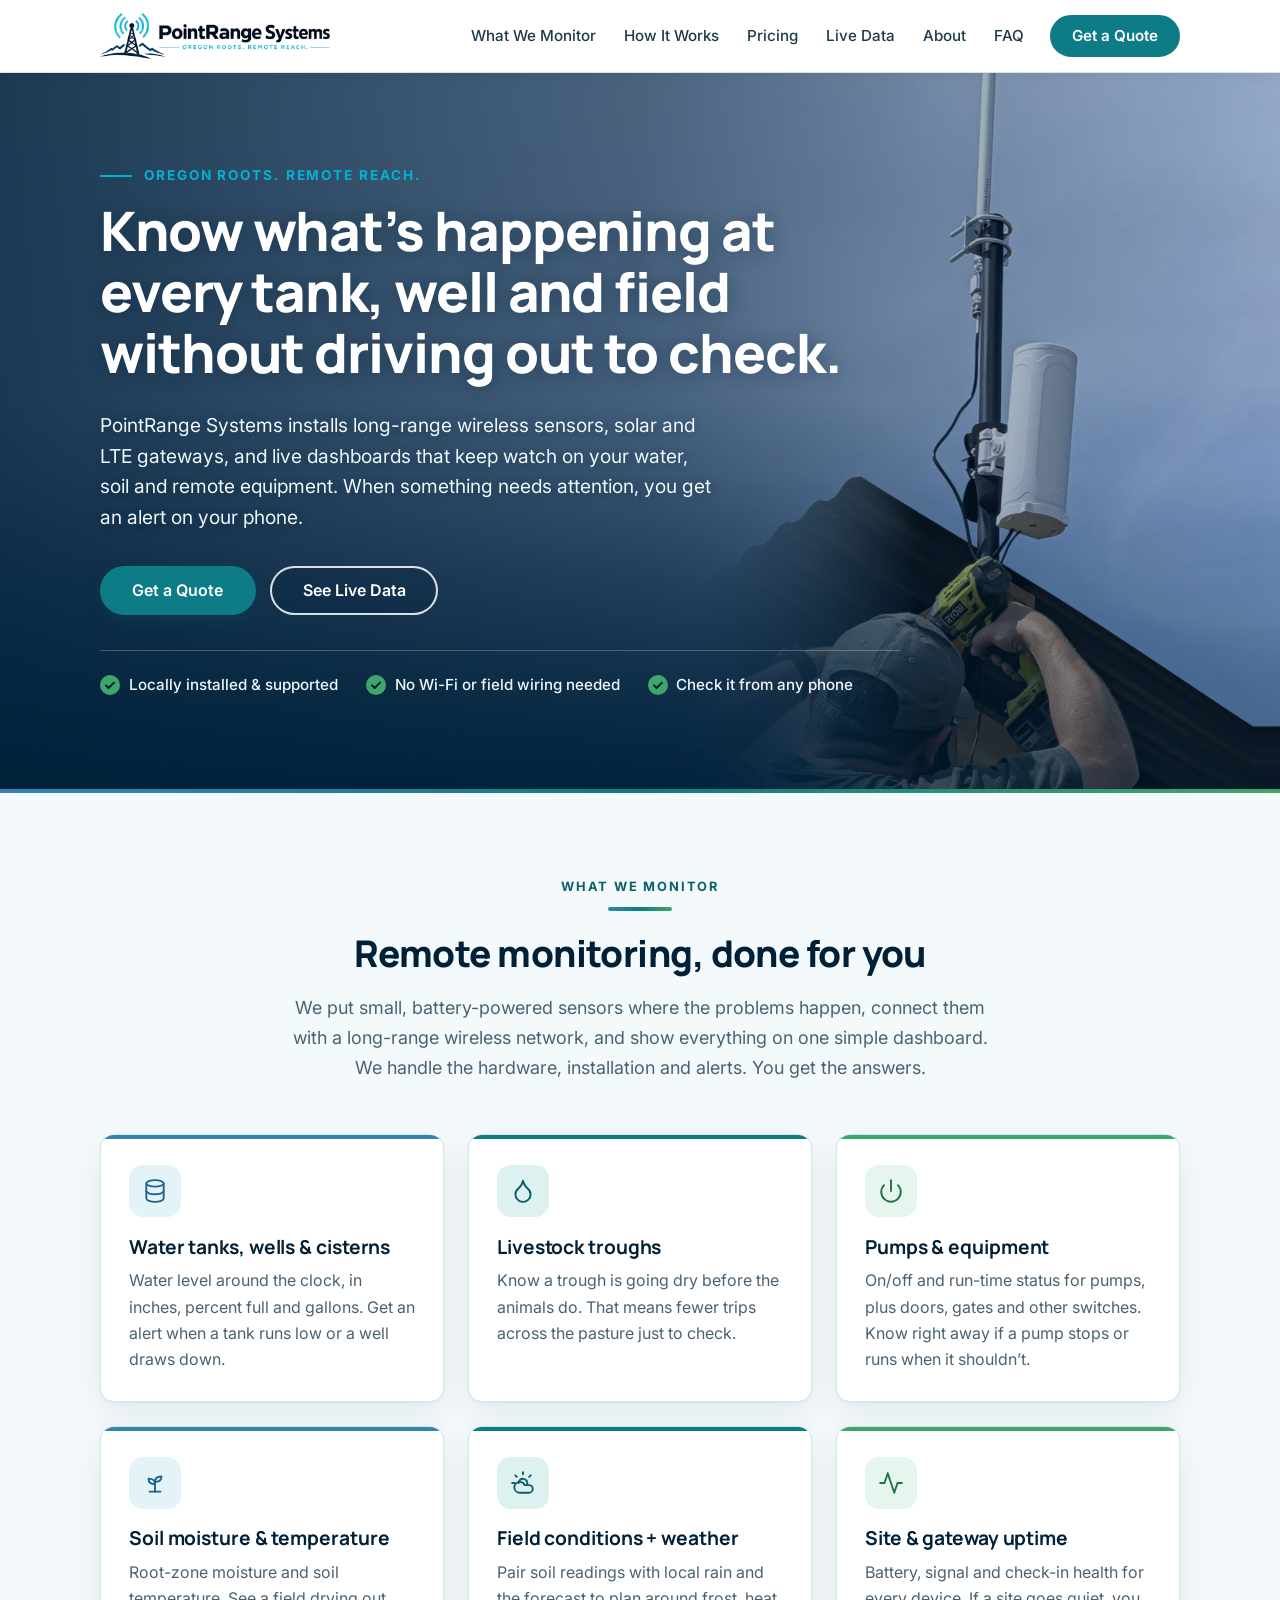
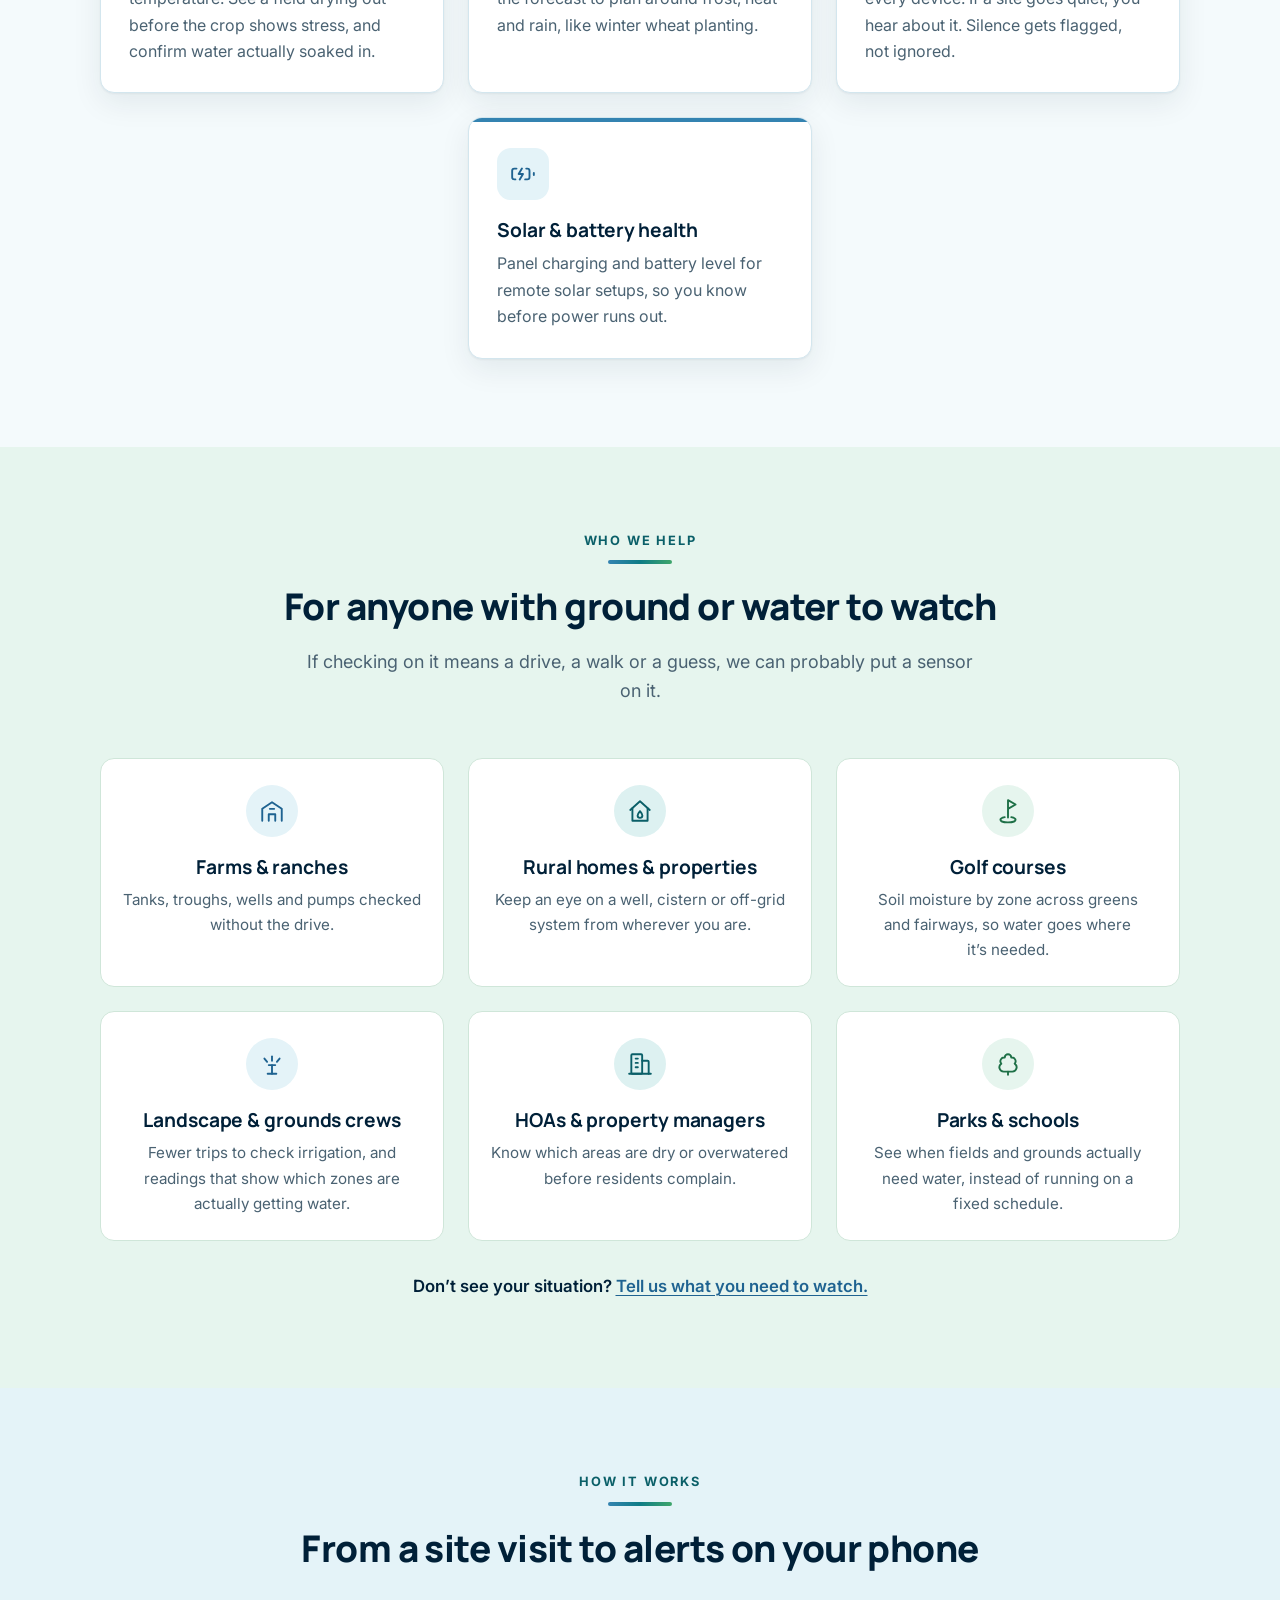
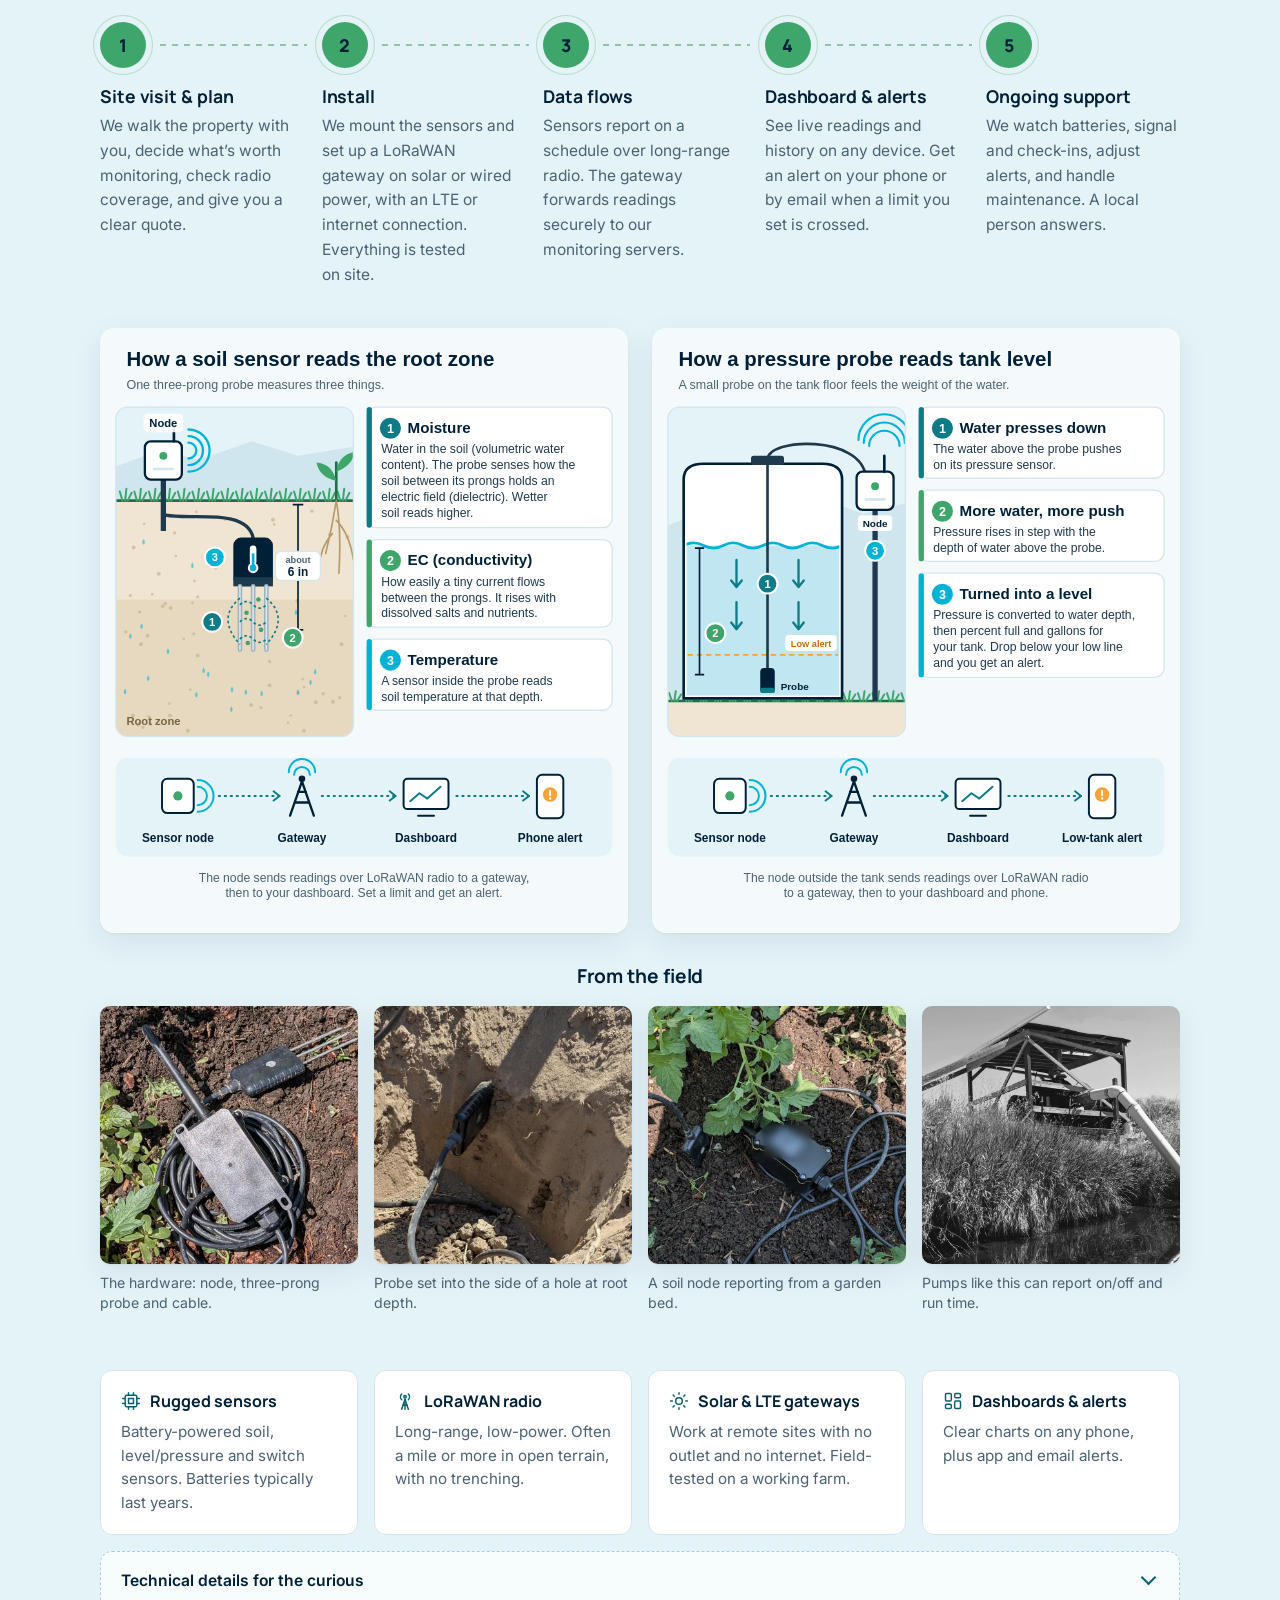
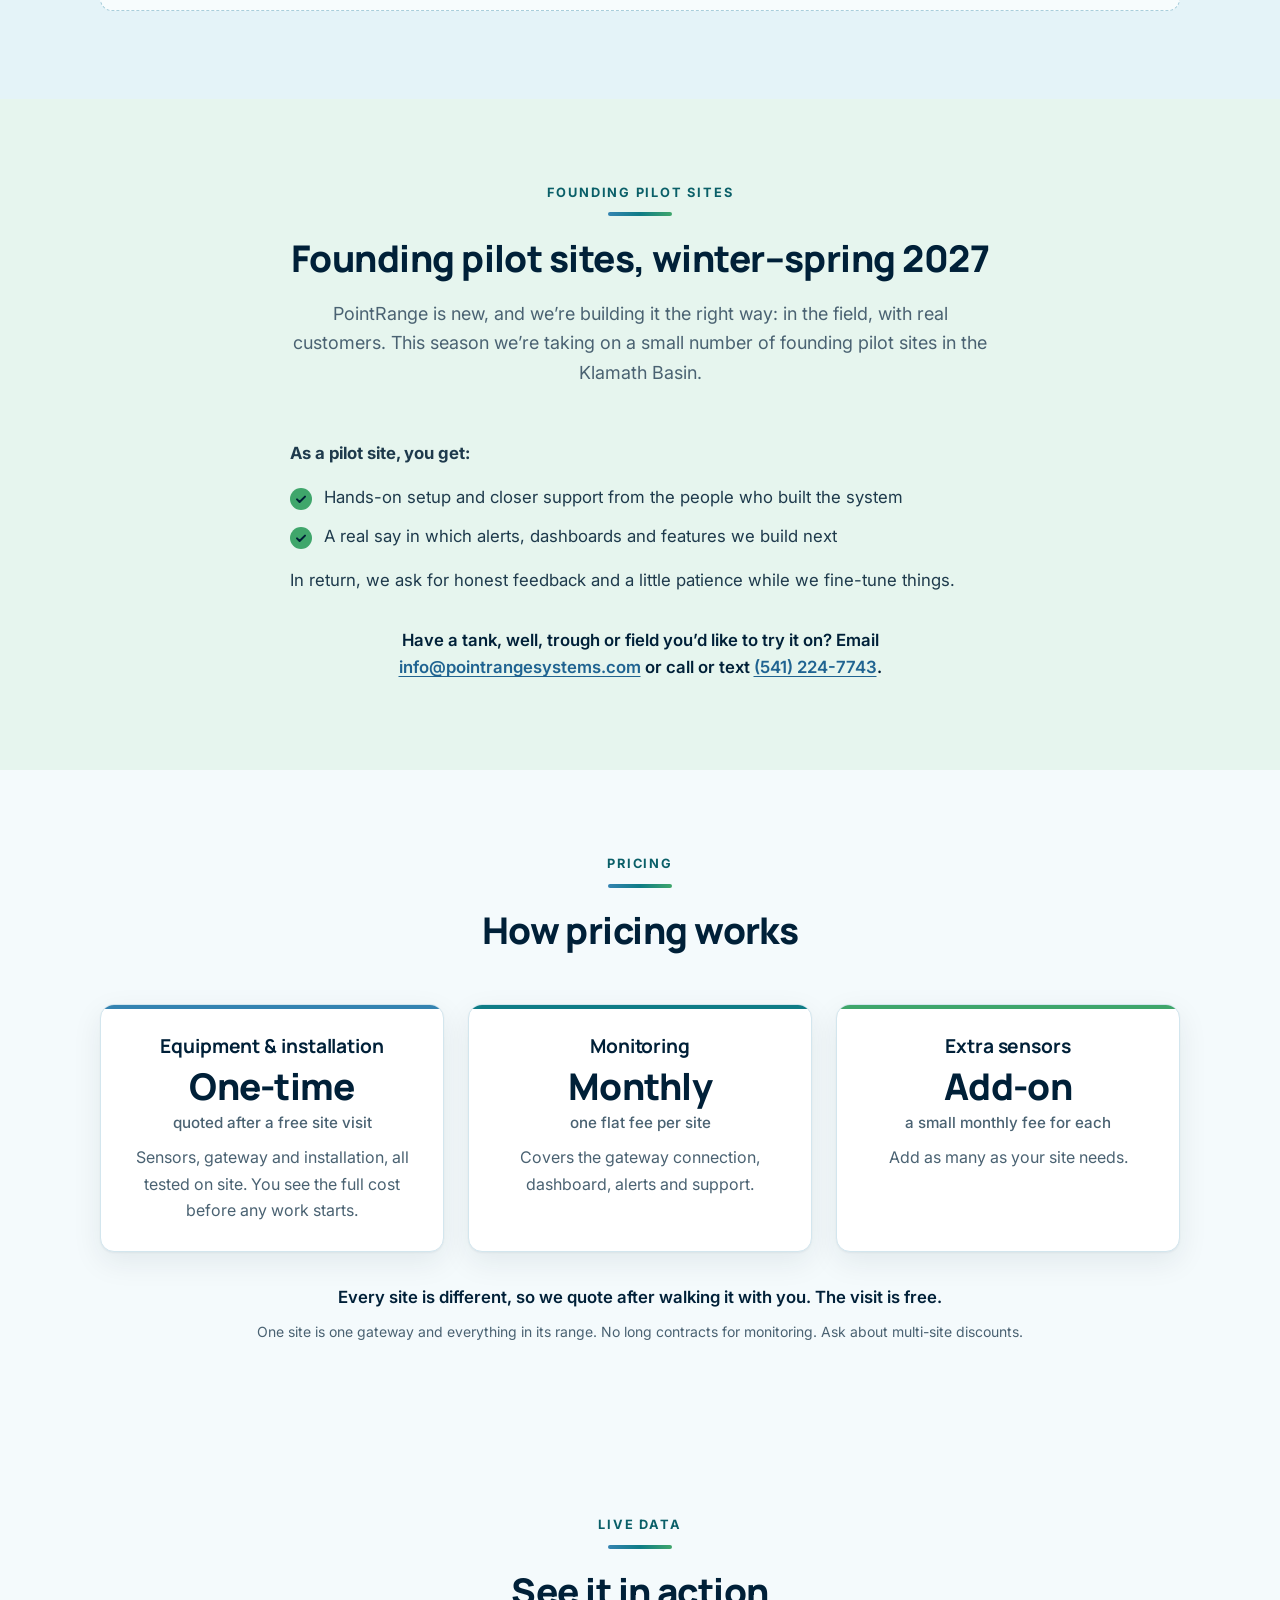
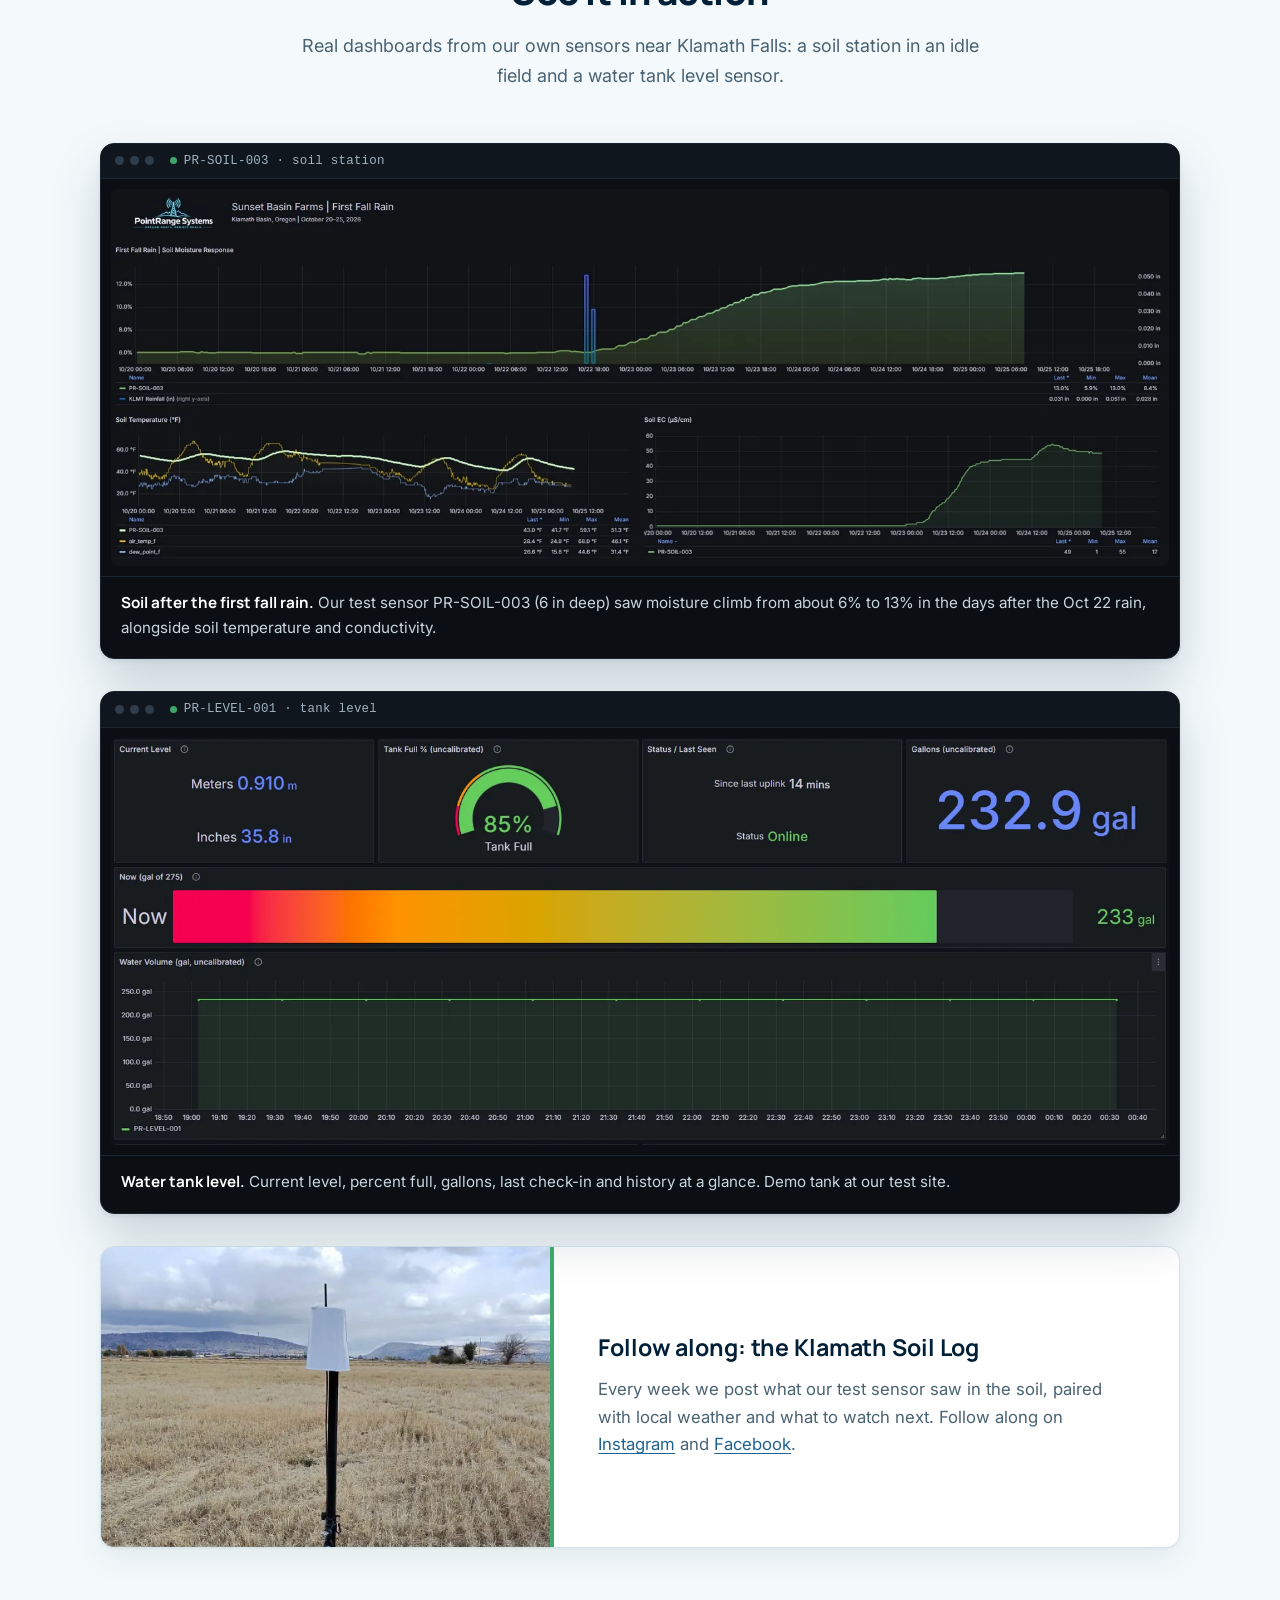
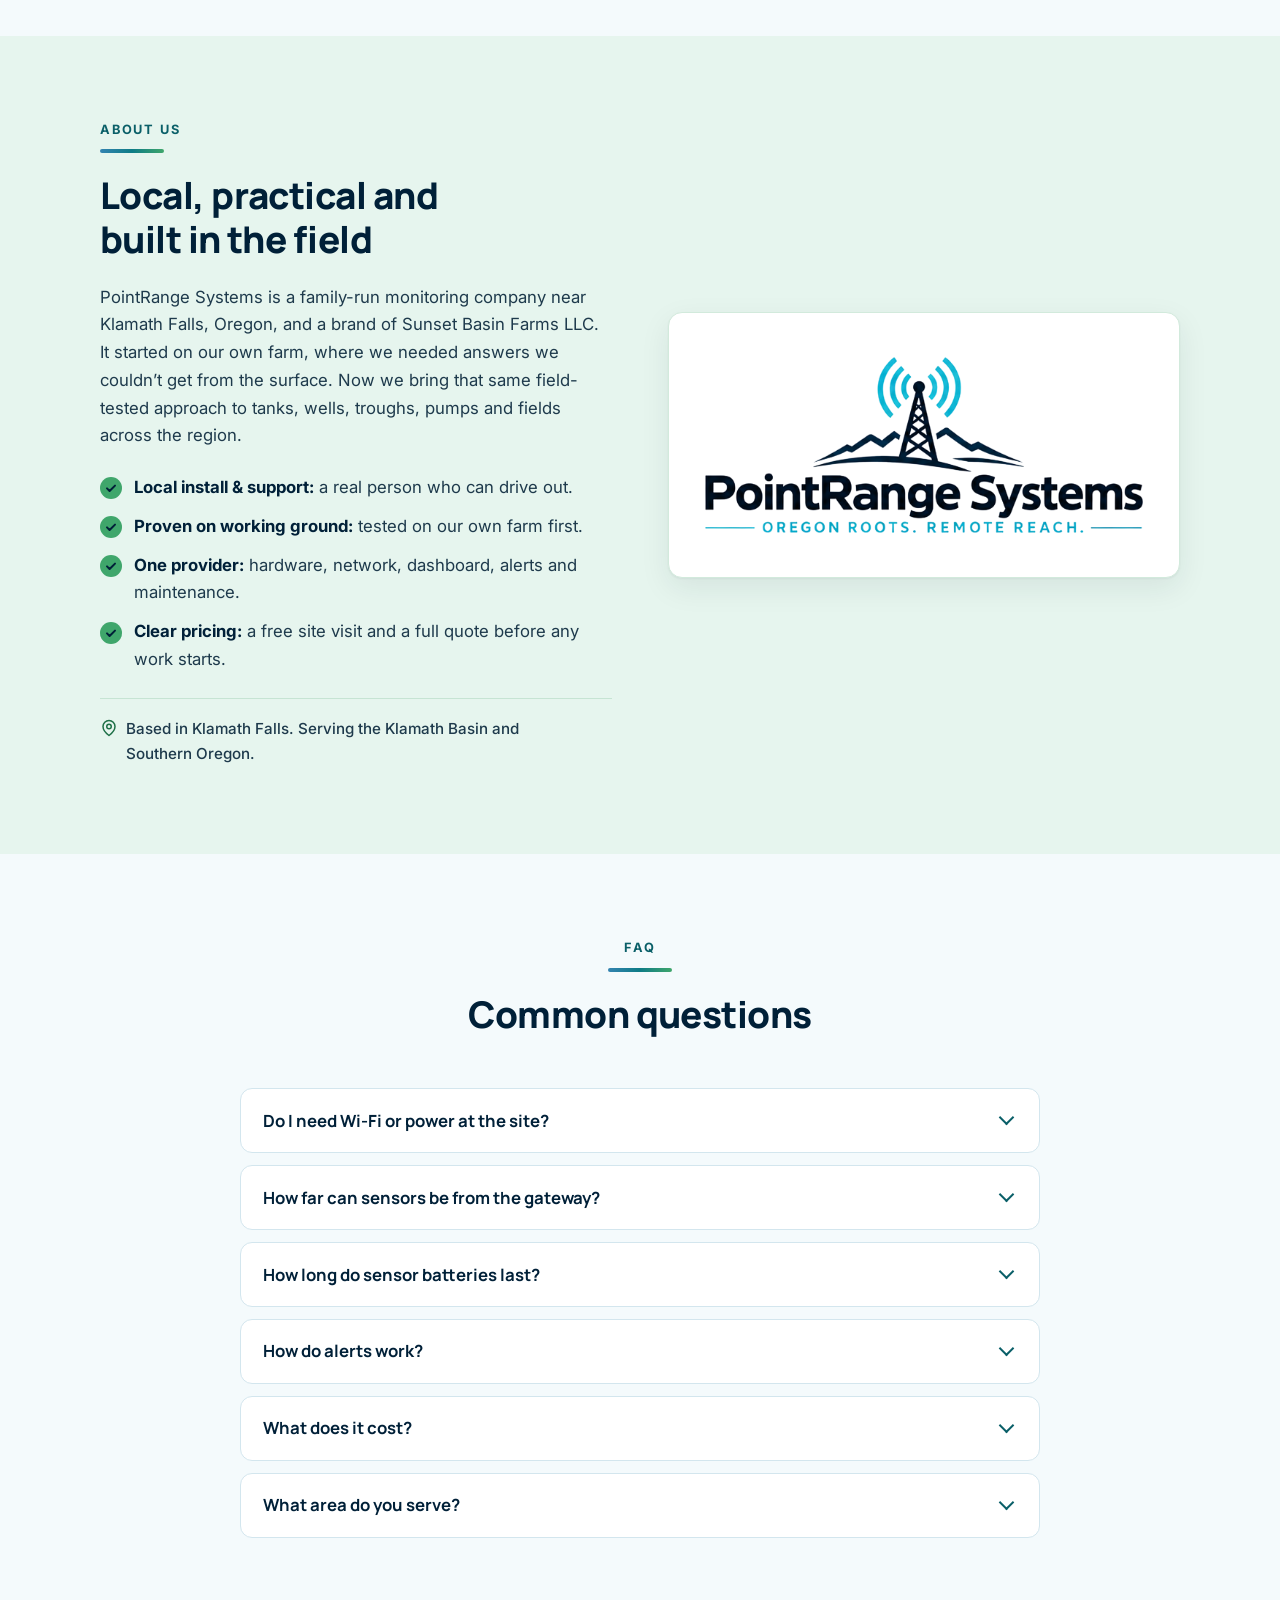
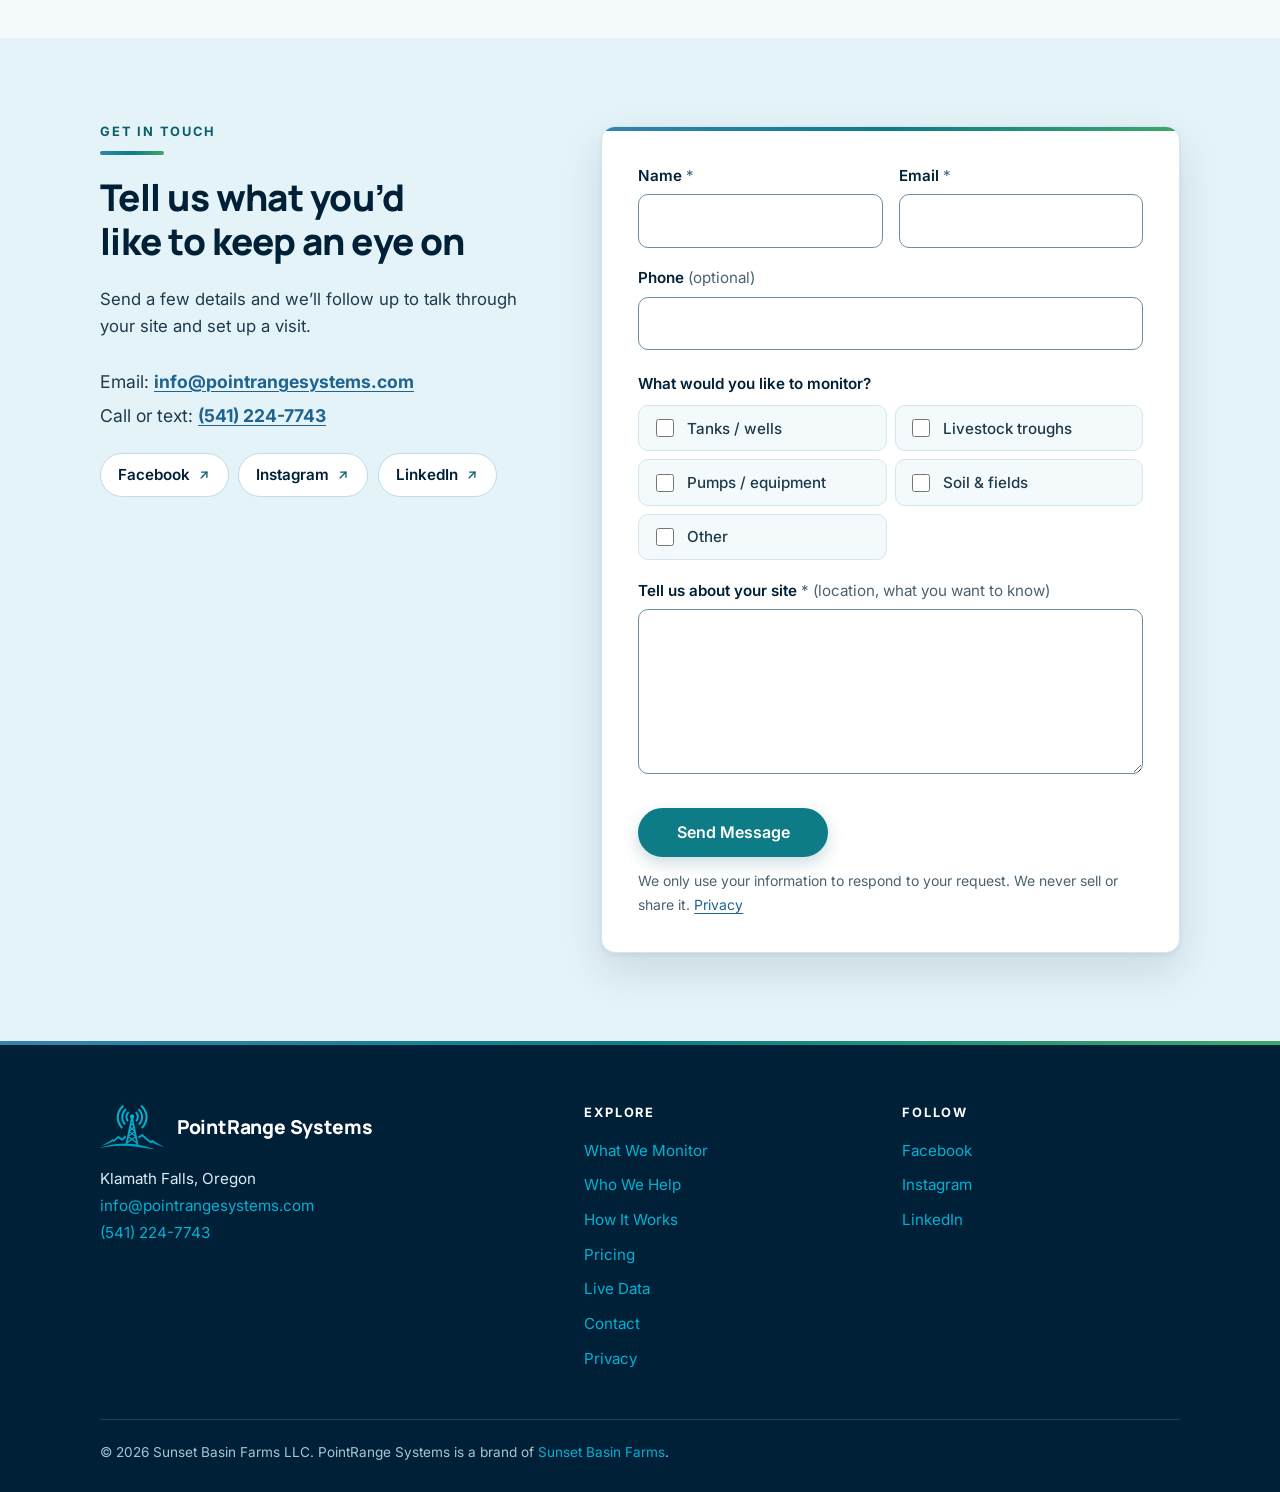
<file: index.html>
<!DOCTYPE html>
<html lang="en">
<head>
<meta charset="UTF-8">
<meta name="viewport" content="width=device-width, initial-scale=1.0">
<title>PointRange Systems | Remote Water, Soil &amp; Site Monitoring | Klamath Falls, Oregon</title>
<meta name="description" content="Long-range wireless sensors, solar/LTE gateways and live dashboards for tanks, wells, pumps, soil and remote sites. Locally installed in the Klamath Basin.">
<link rel="canonical" href="https://pointrangesystems.com/">
<meta name="theme-color" content="#002038">
<meta property="og:type" content="website">
<meta property="og:url" content="https://pointrangesystems.com/">
<meta property="og:title" content="PointRange Systems: Know What&rsquo;s Happening at Every Remote Site">
<meta property="og:description" content="Wireless monitoring for water tanks, wells, troughs, pumps, soil and field conditions, with phone and email alerts. Oregon roots. Remote reach.">
<meta property="og:image" content="https://pointrangesystems.com/og-image.png">
<meta property="og:image:width" content="1200"><meta property="og:image:height" content="630">
<meta property="og:image:alt" content="PointRange Systems logo next to a LoRaWAN sensor station in a field near Klamath Falls">
<meta name="twitter:card" content="summary_large_image">
<meta name="twitter:title" content="PointRange Systems: Know What&rsquo;s Happening at Every Remote Site">
<meta name="twitter:description" content="Wireless monitoring for water tanks, wells, troughs, pumps, soil and field conditions, with phone and email alerts. Oregon roots. Remote reach.">
<meta name="twitter:image" content="https://pointrangesystems.com/og-image.png">
<link rel="icon" href="favicon.ico" sizes="any">
<link rel="icon" href="favicon-32.png" type="image/png" sizes="32x32">
<link rel="apple-touch-icon" href="apple-touch-icon.png">
<link rel="manifest" href="site.webmanifest">
<link rel="preconnect" href="https://fonts.googleapis.com"><link rel="preconnect" href="https://fonts.gstatic.com" crossorigin>
<link href="https://fonts.googleapis.com/css2?family=Inter:wght@400;500;600&amp;family=Manrope:wght@700;800&amp;display=swap" rel="stylesheet">
<link rel="preload" as="image" href="images/field/hero-gateway-install.webp" type="image/webp" fetchpriority="high" media="(min-width: 701px)">
<link rel="preload" as="image" href="images/field/hero-gateway-install-mobile.webp" type="image/webp" fetchpriority="high" media="(max-width: 700px)">
<link rel="stylesheet" href="css/styles.css">
<script>document.documentElement.className="js";</script>
<script type="application/ld+json">
{"@context":"https://schema.org","@type":"LocalBusiness","name":"PointRange Systems","url":"https://pointrangesystems.com/","logo":"https://pointrangesystems.com/images/brand/logo-full.png","image":"https://pointrangesystems.com/og-image.png","email":"info@pointrangesystems.com","telephone":"+1-541-224-7743","description":"LoRaWAN remote monitoring for water tanks, wells, troughs, pumps, soil and remote sites.","address":{"@type":"PostalAddress","addressLocality":"Klamath Falls","addressRegion":"OR","addressCountry":"US"},"areaServed":["Klamath Falls","Klamath Basin","Lakeview","Medford","Southern Oregon"],"parentOrganization":{"@type":"Organization","name":"Sunset Basin Farms LLC"},"sameAs":["https://facebook.com/pointrangesystems","https://instagram.com/pointrangesystems","https://www.linkedin.com/company/133397220/"]}
</script>
<!-- Optional: paste a cookie-free analytics snippet (Cloudflare Web Analytics / Plausible) here. -->
</head>
<body>
<a class="skip" href="#main">Skip to content</a>
<header class="site-header">
  <nav class="site-nav" aria-label="Main">
    <div class="wrap">
      <a href="#top" class="logo"><img src="images/brand/logo-horizontal.png" alt="PointRange Systems" width="720" height="144"></a>
      <button class="nav-toggle" type="button" aria-label="Open menu" aria-expanded="false" aria-controls="primary-nav"><span></span></button>
      <ul id="primary-nav" class="nav-links">
        <li><a href="#monitor">What We Monitor</a></li>
        <li><a href="#how">How It Works</a></li>
        <li><a href="#pricing">Pricing</a></li>
        <li><a href="#live">Live Data</a></li>
        <li><a href="#about">About</a></li>
        <li><a href="#faq">FAQ</a></li>
        <li><a href="#contact" class="btn btn-primary">Get a Quote</a></li>
      </ul>
    </div>
  </nav>
</header>

<main id="main">

<!-- HERO -->
<section class="hero" id="top">
  <picture>
    <source media="(max-width: 700px)" srcset="images/field/hero-gateway-install-mobile.webp" type="image/webp" width="800" height="1000">
    <source media="(max-width: 700px)" srcset="images/field/hero-gateway-install-mobile.jpg" width="800" height="1000">
    <source srcset="images/field/hero-gateway-install.webp" type="image/webp">
    <img src="images/field/hero-gateway-install.jpg" alt="PointRange installer mounting a LoRaWAN gateway and antenna on a pole at a roof edge, under a clear blue sky" width="1920" height="1080" fetchpriority="high" decoding="async">
  </picture>
  <div class="wrap">
    <span class="eyebrow">Oregon Roots. Remote Reach.</span>
    <h1>Know what&rsquo;s happening at every tank, well and field without driving out to check.</h1>
    <p class="sub">PointRange Systems installs long-range wireless sensors, solar and LTE gateways, and live dashboards that keep watch on your water, soil and remote equipment. When something needs attention, you get an alert on your phone.</p>
    <div class="actions">
      <a href="#contact" class="btn btn-primary">Get a Quote</a>
      <a href="#live" class="btn btn-outline">See Live Data</a>
    </div>
    <ul class="trust">
      <li>Locally installed &amp; supported</li>
      <li>No Wi-Fi or field wiring needed</li>
      <li>Check it from any phone</li>
    </ul>
  </div>
</section>

<!-- WHAT WE MONITOR -->
<section id="monitor">
  <div class="wrap">
    <div class="section-head center">
      <span class="eyebrow">What We Monitor</span>
      <div class="accent-bar"></div>
      <h2>Remote monitoring, done for you</h2>
      <p class="lead">We put small, battery-powered sensors where the problems happen, connect them with a long-range wireless network, and show everything on one simple dashboard. We handle the hardware, installation and alerts. You get the answers.</p>
    </div>
    <div class="grid g3">
      <article class="card"><span class="icon" aria-hidden="true"><svg viewBox="0 0 24 24" fill="none" stroke="currentColor" stroke-width="1.75" stroke-linecap="round" stroke-linejoin="round"><ellipse cx="12" cy="5" rx="8" ry="3"/><path d="M4 5v14c0 1.7 3.6 3 8 3s8-1.3 8-3V5"/><path d="M4 12c0 1.7 3.6 3 8 3s8-1.3 8-3"/></svg></span><h3>Water tanks, wells &amp; cisterns</h3><p>Water level around the clock, in inches, percent full and gallons. Get an alert when a tank runs low or a well draws down.</p></article>
      <article class="card"><span class="icon" aria-hidden="true"><svg viewBox="0 0 24 24" fill="none" stroke="currentColor" stroke-width="1.75" stroke-linecap="round" stroke-linejoin="round"><path d="M12 22a7 7 0 0 0 7-7c0-2-1-3.9-3-5.5S12.5 5.5 12 2.5C11.5 5.5 10 7.9 8 9.5S5 13 5 15a7 7 0 0 0 7 7z"/></svg></span><h3>Livestock troughs</h3><p>Know a trough is going dry before the animals do. That means fewer trips across the pasture just to check.</p></article>
      <article class="card"><span class="icon" aria-hidden="true"><svg viewBox="0 0 24 24" fill="none" stroke="currentColor" stroke-width="1.75" stroke-linecap="round" stroke-linejoin="round"><path d="M12 2v10"/><path d="M18.4 6.6a9 9 0 1 1-12.8 0"/></svg></span><h3>Pumps &amp; equipment</h3><p>On/off and run-time status for pumps, plus doors, gates and other switches. Know right away if a pump stops or runs when it shouldn&rsquo;t.</p></article>
      <article class="card"><span class="icon" aria-hidden="true"><svg viewBox="0 0 24 24" fill="none" stroke="currentColor" stroke-width="1.75" stroke-linecap="round" stroke-linejoin="round"><path d="M7 20h10"/><path d="M12 20v-9"/><path d="M12 11c0-3 2-5 6-5 0 3-2 5-6 5z"/><path d="M12 13c0-3-2-5-6-5 0 3 2 5 6 5z"/></svg></span><h3>Soil moisture &amp; temperature</h3><p>Root-zone moisture and soil temperature. See a field drying out before the crop shows stress, and confirm water actually soaked in.</p></article>
      <article class="card"><span class="icon" aria-hidden="true"><svg viewBox="0 0 24 24" fill="none" stroke="currentColor" stroke-width="1.75" stroke-linecap="round" stroke-linejoin="round"><path d="M12 2v2M4.9 4.9l1.4 1.4M2 12h2M19.1 4.9l-1.4 1.4"/><path d="M15.9 13A4 4 0 1 0 8 12"/><path d="M17.5 21H9a5 5 0 1 1 4.6-7h3.9a3.5 3.5 0 0 1 0 7z"/></svg></span><h3>Field conditions + weather</h3><p>Pair soil readings with local rain and the forecast to plan around frost, heat and rain, like winter wheat planting.</p></article>
      <article class="card"><span class="icon" aria-hidden="true"><svg viewBox="0 0 24 24" fill="none" stroke="currentColor" stroke-width="1.75" stroke-linecap="round" stroke-linejoin="round"><path d="M22 12h-4l-3 9L9 3l-3 9H2"/></svg></span><h3>Site &amp; gateway uptime</h3><p>Battery, signal and check-in health for every device. If a site goes quiet, you hear about it. Silence gets flagged, not ignored.</p></article>
      <article class="card"><span class="icon" aria-hidden="true"><svg viewBox="0 0 24 24" fill="none" stroke="currentColor" stroke-width="1.75" stroke-linecap="round" stroke-linejoin="round"><path d="M15 7h1a2 2 0 0 1 2 2v6a2 2 0 0 1-2 2h-2"/><path d="M6 7H4a2 2 0 0 0-2 2v6a2 2 0 0 0 2 2h1"/><path d="m11 7-3 5h4l-3 5"/><path d="M22 11v2"/></svg></span><h3>Solar &amp; battery health</h3><p>Panel charging and battery level for remote solar setups, so you know before power runs out.</p></article>
    </div>
  </div>
</section>

<!-- WHO WE HELP -->
<section id="who" class="band-sea">
  <div class="wrap">
    <div class="section-head center">
      <span class="eyebrow">Who We Help</span>
      <div class="accent-bar"></div>
      <h2>For anyone with ground or water to watch</h2>
      <p class="lead">If checking on it means a drive, a walk or a guess, we can probably put a sensor on it.</p>
    </div>
    <div class="grid who-grid">
      <article class="card"><span class="icon" aria-hidden="true"><svg viewBox="0 0 24 24" fill="none" stroke="currentColor" stroke-width="1.75" stroke-linecap="round" stroke-linejoin="round"><path d="M3 21V10l9-6 9 6v11"/><path d="M9 21v-6h6v6"/><path d="M10 10h4"/></svg></span><h3>Farms &amp; ranches</h3><p>Tanks, troughs, wells and pumps checked without the drive.</p></article>
      <article class="card"><span class="icon" aria-hidden="true"><svg viewBox="0 0 24 24" fill="none" stroke="currentColor" stroke-width="1.75" stroke-linecap="round" stroke-linejoin="round"><path d="m3 11 9-8 9 8"/><path d="M5 9.5V21h14V9.5"/><path d="M12 12.2c1.5 1.8 2.2 2.9 2.2 3.9a2.2 2.2 0 0 1-4.4 0c0-1 .7-2.1 2.2-3.9z"/></svg></span><h3>Rural homes &amp; properties</h3><p>Keep an eye on a well, cistern or off-grid system from wherever you are.</p></article>
      <article class="card"><span class="icon" aria-hidden="true"><svg viewBox="0 0 24 24" fill="none" stroke="currentColor" stroke-width="1.75" stroke-linecap="round" stroke-linejoin="round"><path d="M12 18V2l7 4-7 4"/><path d="M9 17.7c-2.4.5-4 1.3-4 2.3 0 1.4 3.1 2.5 7 2.5s7-1.1 7-2.5c0-1-1.6-1.8-4-2.3"/></svg></span><h3>Golf courses</h3><p>Soil moisture by zone across greens and fairways, so water goes where it&rsquo;s needed.</p></article>
      <article class="card"><span class="icon" aria-hidden="true"><svg viewBox="0 0 24 24" fill="none" stroke="currentColor" stroke-width="1.75" stroke-linecap="round" stroke-linejoin="round"><path d="M8 21h8"/><path d="M12 21v-8"/><path d="M9 13h6"/><path d="M12 9V5"/><path d="M7.5 10 5 7"/><path d="M16.5 10 19 7"/></svg></span><h3>Landscape &amp; grounds crews</h3><p>Fewer trips to check irrigation, and readings that show which zones are actually getting water.</p></article>
      <article class="card"><span class="icon" aria-hidden="true"><svg viewBox="0 0 24 24" fill="none" stroke="currentColor" stroke-width="1.75" stroke-linecap="round" stroke-linejoin="round"><rect x="4" y="3" width="10" height="18" rx="1"/><path d="M14 9h5a1 1 0 0 1 1 1v11"/><path d="M2 21h20"/><path d="M8 7h2M8 11h2M8 15h2"/></svg></span><h3>HOAs &amp; property managers</h3><p>Know which areas are dry or overwatered before residents complain.</p></article>
      <article class="card"><span class="icon" aria-hidden="true"><svg viewBox="0 0 24 24" fill="none" stroke="currentColor" stroke-width="1.75" stroke-linecap="round" stroke-linejoin="round"><path d="M8 19a4 4 0 0 1-2.2-7.3A3.5 3.5 0 0 1 9 6a3 3 0 1 1 6 0 3.5 3.5 0 0 1 3.2 5.7A4 4 0 0 1 16 19z"/><path d="M12 19v3"/></svg></span><h3>Parks &amp; schools</h3><p>See when fields and grounds actually need water, instead of running on a fixed schedule.</p></article>
    </div>
    <p class="who-cta">Don&rsquo;t see your situation? <a href="#contact">Tell us what you need to watch.</a></p>
  </div>
</section>

<!-- HOW IT WORKS -->
<section id="how" class="band-sky">
  <div class="wrap">
    <div class="section-head center">
      <span class="eyebrow">How It Works</span>
      <div class="accent-bar"></div>
      <h2>From a site visit to alerts on your phone</h2>
    </div>
    <ol class="steps">
      <li><h3>Site visit &amp; plan</h3><p>We walk the property with you, decide what&rsquo;s worth monitoring, check radio coverage, and give you a clear quote.</p></li>
      <li><h3>Install</h3><p>We mount the sensors and set up a LoRaWAN gateway on solar or wired power, with an LTE or internet connection. Everything is tested on site.</p></li>
      <li><h3>Data flows</h3><p>Sensors report on a schedule over long-range radio. The gateway forwards readings securely to our monitoring servers.</p></li>
      <li><h3>Dashboard &amp; alerts</h3><p>See live readings and history on any device. Get an alert on your phone or by email when a limit you set is crossed.</p></li>
      <li><h3>Ongoing support</h3><p>We watch batteries, signal and check-ins, adjust alerts, and handle maintenance. A local person answers.</p></li>
    </ol>
    <div class="explainers">
      <figure class="explainer">
        <picture>
          <source media="(max-width: 600px)" srcset="images/illustrations/soil-sensor-how-it-works-mobile.svg" width="480" height="1522">
          <img src="images/illustrations/soil-sensor-how-it-works.svg" width="800" height="918" loading="lazy" decoding="async" alt="Diagram of a three-prong soil probe buried about 6 inches deep in the root zone, wired to a sensor node. The probe measures soil moisture by sensing how the soil between its prongs holds an electric field, electrical conductivity from a tiny current between the prongs (higher with salts and nutrients), and soil temperature from a sensor inside the probe. Readings travel over LoRaWAN to a gateway, then to a dashboard and phone alert.">
        </picture>
      </figure>
      <figure class="explainer">
        <picture>
          <source media="(max-width: 600px)" srcset="images/illustrations/tank-level-how-it-works-mobile.svg" width="480" height="1492">
          <img src="images/illustrations/tank-level-how-it-works.svg" width="800" height="918" loading="lazy" decoding="async" alt="Diagram of a water tank with a pressure probe resting on the bottom on its cable. The water above the probe pushes on it, so more water means more pressure, which is converted to depth, percent full and gallons. A node outside the tank sends readings over LoRaWAN to a gateway, then to a dashboard, with an alert when the level drops below a low line.">
        </picture>
      </figure>
    </div>
    <div class="field-strip">
      <h3>From the field</h3>
      <div class="field-grid">
        <figure>
          <picture>
            <source type="image/webp" srcset="images/field/sensor-hardware-800.webp 800w, images/field/sensor-hardware.webp 1600w" sizes="(max-width: 700px) 50vw, 270px">
            <img src="images/field/sensor-hardware-800.jpg" srcset="images/field/sensor-hardware-800.jpg 800w, images/field/sensor-hardware.jpg 1600w" sizes="(max-width: 700px) 50vw, 270px" width="800" height="800" loading="lazy" decoding="async" alt="LoRaWAN soil sensor node, three-prong soil probe and coiled cable laid on garden soil before installation">
          </picture>
          <figcaption>The hardware: node, three-prong probe and cable.</figcaption>
        </figure>
        <figure>
          <picture>
            <source type="image/webp" srcset="images/field/soil-probe-root-depth-800.webp 800w, images/field/soil-probe-root-depth.webp 1600w" sizes="(max-width: 700px) 50vw, 270px">
            <img src="images/field/soil-probe-root-depth-800.jpg" srcset="images/field/soil-probe-root-depth-800.jpg 800w, images/field/soil-probe-root-depth.jpg 1600w" sizes="(max-width: 700px) 50vw, 270px" width="800" height="800" loading="lazy" decoding="async" alt="Soil probe pushed into the side wall of a freshly dug hole at root depth, with its cable running out">
          </picture>
          <figcaption>Probe set into the side of a hole at root depth.</figcaption>
        </figure>
        <figure>
          <picture>
            <source type="image/webp" srcset="images/field/garden-soil-node-800.webp 800w, images/field/garden-soil-node.webp 1600w" sizes="(max-width: 700px) 50vw, 270px">
            <img src="images/field/garden-soil-node-800.jpg" srcset="images/field/garden-soil-node-800.jpg 800w, images/field/garden-soil-node.jpg 1600w" sizes="(max-width: 700px) 50vw, 270px" width="800" height="800" loading="lazy" decoding="async" alt="Soil sensor node and probe cable installed in a garden bed among young tomato plants">
          </picture>
          <figcaption>A soil node reporting from a garden bed.</figcaption>
        </figure>
        <figure>
          <picture>
            <source type="image/webp" srcset="images/field/irrigation-pump-station-800.webp 800w, images/field/irrigation-pump-station.webp 1600w" sizes="(max-width: 700px) 50vw, 270px">
            <img src="images/field/irrigation-pump-station-800.jpg" srcset="images/field/irrigation-pump-station-800.jpg 800w, images/field/irrigation-pump-station.jpg 1600w" sizes="(max-width: 700px) 50vw, 270px" width="800" height="800" loading="lazy" decoding="async" alt="Irrigation pump station with motors and pipework beside a field">
          </picture>
          <figcaption>Pumps like this can report on/off and run time.</figcaption>
        </figure>
      </div>
    </div>
    <ul class="mini-tech">
      <li><strong><svg viewBox="0 0 24 24" fill="none" stroke="currentColor" stroke-width="1.75" stroke-linecap="round" stroke-linejoin="round" aria-hidden="true"><rect x="5" y="5" width="14" height="14" rx="2"/><path d="M9 9h6v6H9z"/><path d="M9 2v3M15 2v3M9 19v3M15 19v3M2 9h3M2 15h3M19 9h3M19 15h3"/></svg>Rugged sensors</strong>Battery-powered soil, level/pressure and switch sensors. Batteries typically last years.</li>
      <li><strong><svg viewBox="0 0 24 24" fill="none" stroke="currentColor" stroke-width="1.75" stroke-linecap="round" stroke-linejoin="round" aria-hidden="true"><path d="M12 10v12"/><path d="M8 22l4-12 4 12"/><path d="M9.5 17h5"/><circle cx="12" cy="7" r="1.5"/><path d="M8 3.5a5 5 0 0 0 0 7M16 3.5a5 5 0 0 1 0 7"/></svg>LoRaWAN radio</strong>Long-range, low-power. Often a mile or more in open terrain, with no trenching.</li>
      <li><strong><svg viewBox="0 0 24 24" fill="none" stroke="currentColor" stroke-width="1.75" stroke-linecap="round" stroke-linejoin="round" aria-hidden="true"><circle cx="12" cy="12" r="4"/><path d="M12 2v2M12 20v2M4.9 4.9l1.4 1.4M17.7 17.7l1.4 1.4M2 12h2M20 12h2M4.9 19.1l1.4-1.4M17.7 6.3l1.4-1.4"/></svg>Solar &amp; LTE gateways</strong>Work at remote sites with no outlet and no internet. Field-tested on a working farm.</li>
      <li><strong><svg viewBox="0 0 24 24" fill="none" stroke="currentColor" stroke-width="1.75" stroke-linecap="round" stroke-linejoin="round" aria-hidden="true"><rect x="3" y="3" width="7" height="9" rx="1.5"/><rect x="14" y="3" width="7" height="5" rx="1.5"/><rect x="14" y="12" width="7" height="9" rx="1.5"/><rect x="3" y="16" width="7" height="5" rx="1.5"/></svg>Dashboards &amp; alerts</strong>Clear charts on any phone, plus app and email alerts.</li>
    </ul>
    <details class="tech">
      <summary>Technical details for the curious</summary>
      <p>Sensors transmit on LoRaWAN (US915). We deploy Dragino LPS8-N and DLOS8N (LTE) gateways, soil moisture/temperature/EC probes, submersible pressure transmitters for tank and well levels, RS485 adapters for industrial sensors, and dry-contact counters for pump status and doors. The back end runs on ChirpStack, MQTT, Node-RED, InfluxDB and PostgreSQL, with Grafana dashboards and uptime monitoring with automated alerts.</p>
    </details>
  </div>
</section>

<!-- PILOT -->
<section id="pilot" class="band-sea">
  <div class="wrap">
    <div class="section-head center">
      <span class="eyebrow">Founding Pilot Sites</span>
      <div class="accent-bar"></div>
      <h2>Founding pilot sites, winter&ndash;spring 2027</h2>
      <p class="lead">PointRange is new, and we&rsquo;re building it the right way: in the field, with real customers. This season we&rsquo;re taking on a small number of founding pilot sites in the Klamath Basin.</p>
    </div>
    <div class="pilot-body" style="max-width:700px;margin:0 auto">
      <p><strong>As a pilot site, you get:</strong></p>
      <ul class="why-list" style="margin:.5rem 0 1rem">
        <li>Hands-on setup and closer support from the people who built the system</li>
        <li>A real say in which alerts, dashboards and features we build next</li>
      </ul>
      <p>In return, we ask for honest feedback and a little patience while we fine-tune things.</p>
      <p class="price-note">Have a tank, well, trough or field you&rsquo;d like to try it on? Email <a href="mailto:info@pointrangesystems.com">info@pointrangesystems.com</a> or call or text <a href="tel:+15412247743">(541) 224-7743</a>.</p>
    </div>
  </div>
</section>

<!-- PRICING -->
<section id="pricing">
  <div class="wrap">
    <div class="section-head center">
      <span class="eyebrow">Pricing</span>
      <div class="accent-bar"></div>
      <h2>How pricing works</h2>
    </div>
    <div class="grid g3">
      <article class="card price-card"><h3>Equipment &amp; installation</h3><p class="price">One-time <span>quoted after a free site visit</span></p><p>Sensors, gateway and installation, all tested on site. You see the full cost before any work starts.</p></article>
      <article class="card price-card"><h3>Monitoring</h3><p class="price">Monthly <span>one flat fee per site</span></p><p>Covers the gateway connection, dashboard, alerts and support.</p></article>
      <article class="card price-card"><h3>Extra sensors</h3><p class="price">Add-on <span>a small monthly fee for each</span></p><p>Add as many as your site needs.</p></article>
    </div>
    <p class="price-note">Every site is different, so we quote after walking it with you. The visit is free.</p>
    <p class="micro center">One site is one gateway and everything in its range. No long contracts for monitoring. Ask about multi-site discounts.</p>
  </div>
</section>

<!-- LIVE DATA -->
<section id="live">
  <div class="wrap">
    <div class="section-head center">
      <span class="eyebrow">Live Data</span>
      <div class="accent-bar"></div>
      <h2>See it in action</h2>
      <p class="lead">Real dashboards from our own sensors near Klamath Falls: a soil station in an idle field and a water tank level sensor.</p>
    </div>
    <div class="live-grid">
      <figure class="screen">
        <div class="screen-bar" aria-hidden="true"><i></i><i></i><i></i><span>PR-SOIL-003 &middot; soil station</span><b class="swipe-hint">Swipe to pan &rarr;</b></div>
        <div class="screen-view" tabindex="0" role="group" aria-label="Soil dashboard screenshot (scrolls sideways on small screens)"><picture><source srcset="images/dashboard-soil-first-rain.webp" type="image/webp"><img src="images/dashboard-soil-first-rain.jpg" alt="Grafana dashboard showing soil moisture at 6 inches rising from about 6% to 13% after the October 22 rain, with soil temperature and conductivity charts" width="1600" height="570" loading="lazy" decoding="async"></picture></div>
        <figcaption><strong>Soil after the first fall rain.</strong> Our test sensor PR-SOIL-003 (6&nbsp;in deep) saw moisture climb from about 6% to 13% in the days after the Oct 22 rain, alongside soil temperature and conductivity.</figcaption>
      </figure>
      <figure class="screen">
        <div class="screen-bar" aria-hidden="true"><i></i><i></i><i></i><span>PR-LEVEL-001 &middot; tank level</span><b class="swipe-hint">Swipe to pan &rarr;</b></div>
        <div class="screen-view" tabindex="0" role="group" aria-label="Tank level dashboard screenshot (scrolls sideways on small screens)"><picture><source srcset="images/dashboard-tank-level.webp" type="image/webp"><img src="images/dashboard-tank-level.jpg" alt="Tank level dashboard showing 85% full, 232.9 gallons, status online, and a water volume chart over time" width="1600" height="615" loading="lazy" decoding="async"></picture></div>
        <figcaption><strong>Water tank level.</strong> Current level, percent full, gallons, last check-in and history at a glance. Demo tank at our test site.</figcaption>
      </figure>
    </div>
    <div class="soil-log">
      <div class="photo"><picture><source srcset="images/field-sensor-klamath-test.webp" type="image/webp"><img src="images/field-sensor-klamath-test.jpg" alt="PointRange LoRaWAN sensor station on a mast in a dry, idle field with mountains and cloudy sky near Klamath Falls" width="1080" height="960" loading="lazy" decoding="async"></picture></div>
      <div class="soil-log-body">
        <h3>Follow along: the Klamath Soil Log</h3>
        <p>Every week we post what our test sensor saw in the soil, paired with local weather and what to watch next. Follow along on <a href="https://instagram.com/pointrangesystems" target="_blank" rel="noopener" aria-label="Instagram: PointRange Systems (opens in a new tab)">Instagram</a> and <a href="https://facebook.com/pointrangesystems" target="_blank" rel="noopener" aria-label="Facebook: PointRange Systems (opens in a new tab)">Facebook</a>.</p>
      </div>
    </div>
  </div>
</section>

<!-- ABOUT -->
<section id="about" class="band-sea">
  <div class="wrap split">
    <div>
      <span class="eyebrow">About Us</span>
      <div class="accent-bar"></div>
      <h2>Local, practical and built in the field</h2>
      <p>PointRange Systems is a family-run monitoring company near Klamath Falls, Oregon, and a brand of Sunset Basin Farms LLC. It started on our own farm, where we needed answers we couldn&rsquo;t get from the surface. Now we bring that same field-tested approach to tanks, wells, troughs, pumps and fields across the region.</p>
      <ul class="why-list">
        <li><strong>Local install &amp; support:</strong> a real person who can drive out.</li>
        <li><strong>Proven on working ground:</strong> tested on our own farm first.</li>
        <li><strong>One provider:</strong> hardware, network, dashboard, alerts and maintenance.</li>
        <li><strong>Clear pricing:</strong> a free site visit and a full quote before any work starts.</li>
      </ul>
      <p class="micro">Based in Klamath Falls. Serving the Klamath Basin and Southern Oregon.</p>
    </div>
    <div class="logo-card"><img src="images/brand/logo-full.png" alt="PointRange Systems: Oregon roots, remote reach" width="1200" height="480" loading="lazy" decoding="async"></div>
  </div>
</section>

<!-- FAQ -->
<section id="faq">
  <div class="wrap">
    <div class="section-head center">
      <span class="eyebrow">FAQ</span>
      <div class="accent-bar"></div>
      <h2>Common questions</h2>
    </div>
    <div class="faq">
      <details><summary>Do I need Wi-Fi or power at the site?</summary><p>No. Sensors run on batteries and talk to our gateway over long-range radio. The gateway can send data over cellular (LTE) and run on solar where there&rsquo;s no outlet.</p></details>
      <details><summary>How far can sensors be from the gateway?</summary><p>Often a mile or more in open terrain. Hills, trees and buildings shorten that. We check coverage during the site visit.</p></details>
      <details><summary>How long do sensor batteries last?</summary><p>Typically years, depending on how often a sensor reports. We monitor battery levels and replace them before they run out.</p></details>
      <details><summary>How do alerts work?</summary><p>We set limits with you, like a tank below 30%, a pump that stopped, or a sensor that hasn&rsquo;t checked in. When one is crossed, you get an alert on your phone and/or by email.</p></details>
      <details><summary>What does it cost?</summary><p>There are two parts. Equipment and installation are a one-time cost. Monitoring is one flat monthly fee per site that covers the gateway connection, dashboard, alerts and support, with a small monthly add-on for each extra sensor. Every site is different, so we give you a clear quote after a free site visit.</p></details>
      <details><summary>What area do you serve?</summary><p>Pilot sites in the Klamath Basin for now. Farther out? Ask anyway.</p></details>
    </div>
  </div>
</section>

<!-- CONTACT -->
<section id="contact" class="band-sky">
  <div class="wrap contact-grid">
    <div>
      <span class="eyebrow">Get in Touch</span>
      <div class="accent-bar"></div>
      <h2>Tell us what you&rsquo;d like to keep an eye on</h2>
      <p>Send a few details and we&rsquo;ll follow up to talk through your site and set up a visit.</p>
      <p class="contact-email">Email: <a href="mailto:info@pointrangesystems.com"><strong>info@pointrangesystems.com</strong></a></p>
      <p class="contact-email">Call or text: <a href="tel:+15412247743"><strong>(541) 224-7743</strong></a></p>
      <div class="socials">
        <a href="https://facebook.com/pointrangesystems" target="_blank" rel="noopener" aria-label="PointRange Systems on Facebook (opens in a new tab)">Facebook <svg viewBox="0 0 24 24" fill="none" stroke="currentColor" stroke-width="2.25" stroke-linecap="round" stroke-linejoin="round" aria-hidden="true"><path d="M7 17 17 7"/><path d="M8 7h9v9"/></svg></a>
        <a href="https://instagram.com/pointrangesystems" target="_blank" rel="noopener" aria-label="PointRange Systems on Instagram (opens in a new tab)">Instagram <svg viewBox="0 0 24 24" fill="none" stroke="currentColor" stroke-width="2.25" stroke-linecap="round" stroke-linejoin="round" aria-hidden="true"><path d="M7 17 17 7"/><path d="M8 7h9v9"/></svg></a>
        <a href="https://www.linkedin.com/company/133397220/" target="_blank" rel="noopener" aria-label="PointRange Systems on LinkedIn (opens in a new tab)">LinkedIn <svg viewBox="0 0 24 24" fill="none" stroke="currentColor" stroke-width="2.25" stroke-linecap="round" stroke-linejoin="round" aria-hidden="true"><path d="M7 17 17 7"/><path d="M8 7h9v9"/></svg></a>
      </div>
    </div>
    <form id="contact-form" action="https://formspree.io/f/xyewedev" method="POST" aria-label="Request a quote">
      <input type="hidden" name="_subject" value="New PointRange website inquiry">
      <div class="hp" aria-hidden="true"><label for="gotcha">Leave blank</label><input id="gotcha" type="text" name="_gotcha" tabindex="-1" autocomplete="off"></div>
      <div class="field-row">
        <div><label for="name">Name <span class="req" aria-hidden="true">*</span></label><input id="name" name="name" type="text" required autocomplete="name"></div>
        <div><label for="email">Email <span class="req" aria-hidden="true">*</span></label><input id="email" name="email" type="email" required autocomplete="email"></div>
      </div>
      <label for="phone">Phone <span class="opt">(optional)</span></label>
      <input id="phone" name="phone" type="tel" inputmode="tel" autocomplete="tel">
      <fieldset>
        <legend>What would you like to monitor?</legend>
        <div class="checks">
          <label><input type="checkbox" name="monitor[]" value="Tanks / wells"> Tanks / wells</label>
          <label><input type="checkbox" name="monitor[]" value="Livestock troughs"> Livestock troughs</label>
          <label><input type="checkbox" name="monitor[]" value="Pumps / equipment"> Pumps / equipment</label>
          <label><input type="checkbox" name="monitor[]" value="Soil &amp; fields"> Soil &amp; fields</label>
          <label><input type="checkbox" name="monitor[]" value="Other"> Other</label>
        </div>
      </fieldset>
      <label for="message">Tell us about your site <span class="req" aria-hidden="true">*</span> <span class="opt">(location, what you want to know)</span></label>
      <textarea id="message" name="message" rows="5" required></textarea>
      <p class="form-actions"><button type="submit" class="btn btn-primary">Send Message</button></p>
      <p class="micro">We only use your information to respond to your request. We never sell or share it. <a href="privacy.html">Privacy</a></p>
      <div id="form-msg" class="form-msg" role="status" aria-live="polite"></div>
    </form>
  </div>
</section>

</main>

<footer>
  <div class="wrap">
    <div class="foot-grid">
      <div>
        <div class="foot-logo"><img src="images/brand/logo-icon-cyan.png" alt="" width="512" height="352" loading="lazy" decoding="async">PointRange Systems</div>
        <p>Klamath Falls, Oregon<br><a href="mailto:info@pointrangesystems.com">info@pointrangesystems.com</a><br><a href="tel:+15412247743">(541) 224-7743</a></p>
      </div>
      <nav aria-label="Footer">
        <h2>Explore</h2>
        <ul>
          <li><a href="#monitor">What We Monitor</a></li>
          <li><a href="#who">Who We Help</a></li>
          <li><a href="#how">How It Works</a></li>
          <li><a href="#pricing">Pricing</a></li>
          <li><a href="#live">Live Data</a></li>
          <li><a href="#contact">Contact</a></li>
          <li><a href="privacy.html">Privacy</a></li>
        </ul>
      </nav>
      <div>
        <h2>Follow</h2>
        <ul>
          <li><a href="https://facebook.com/pointrangesystems" target="_blank" rel="noopener" aria-label="PointRange Systems on Facebook (opens in a new tab)">Facebook</a></li>
          <li><a href="https://instagram.com/pointrangesystems" target="_blank" rel="noopener" aria-label="PointRange Systems on Instagram (opens in a new tab)">Instagram</a></li>
          <li><a href="https://www.linkedin.com/company/133397220/" target="_blank" rel="noopener" aria-label="PointRange Systems on LinkedIn (opens in a new tab)">LinkedIn</a></li>
        </ul>
      </div>
    </div>
    <div class="foot-bottom">&copy; <span id="year">2026</span> Sunset Basin Farms LLC. PointRange Systems is a brand of <a href="https://sunsetbasinfarms.org" target="_blank" rel="noopener">Sunset Basin Farms</a>.</div>
  </div>
</footer>
<script src="js/main.js" defer></script>
</body>
</html>
</file>
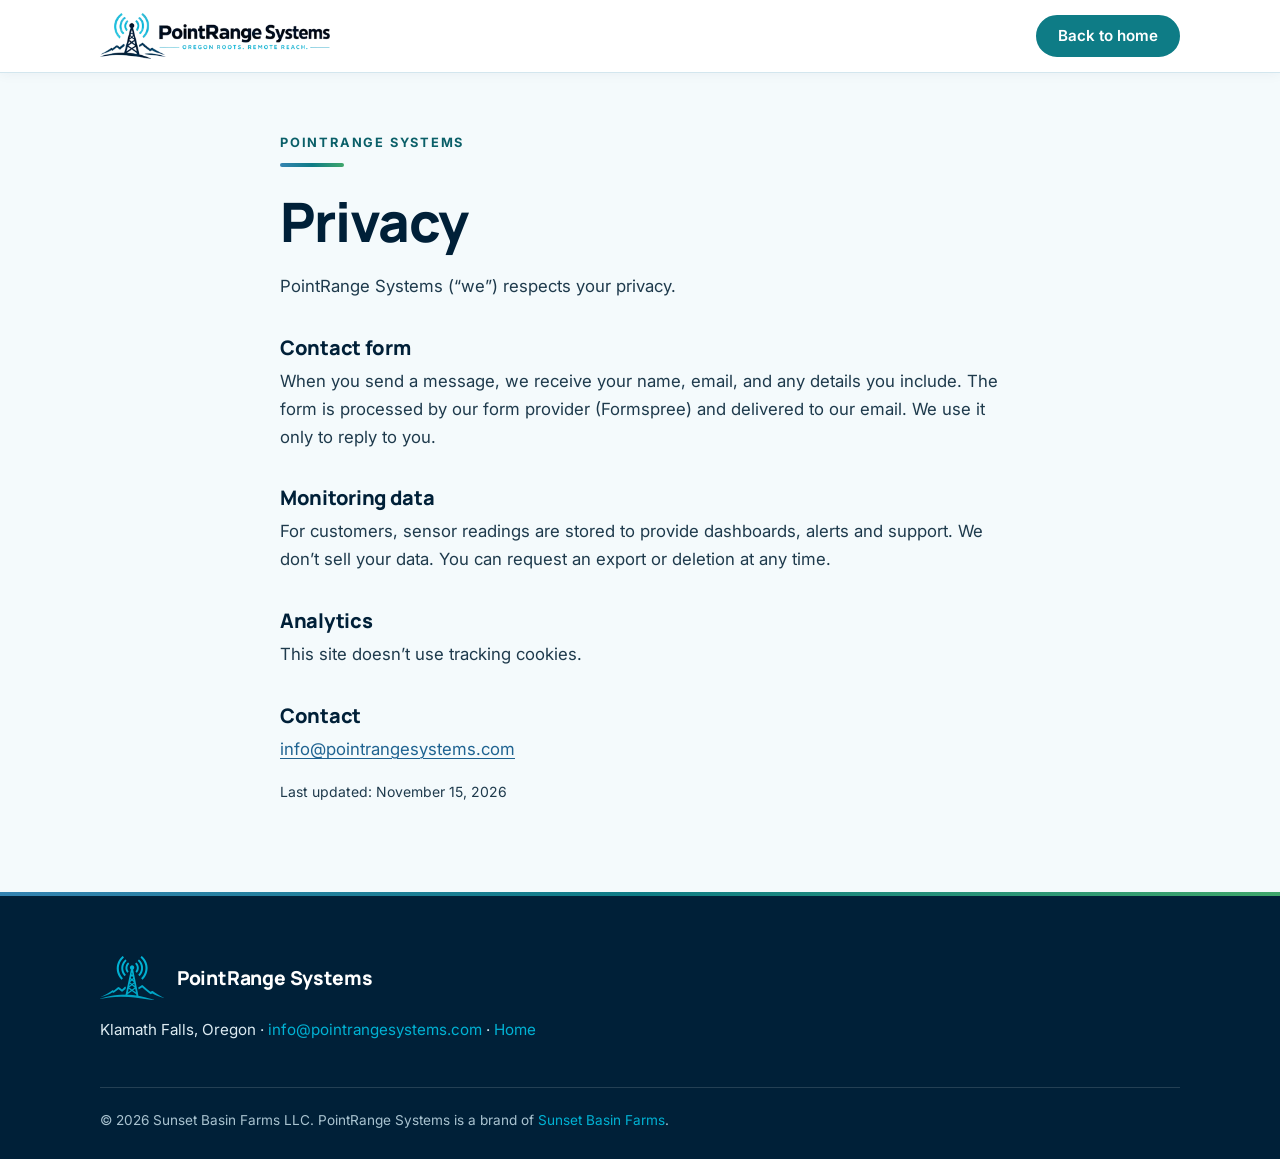
<file: privacy.html>
<!DOCTYPE html>
<html lang="en">
<head>
<meta charset="UTF-8">
<meta name="viewport" content="width=device-width, initial-scale=1.0">
<title>Privacy | PointRange Systems</title>
<meta name="description" content="How PointRange Systems handles contact form messages and monitoring data.">
<meta name="robots" content="noindex">
<link rel="canonical" href="https://pointrangesystems.com/privacy.html">
<meta name="theme-color" content="#002038">
<link rel="icon" href="favicon.ico" sizes="any">
<link rel="icon" href="favicon-32.png" type="image/png" sizes="32x32">
<link rel="apple-touch-icon" href="apple-touch-icon.png">
<link rel="manifest" href="site.webmanifest">
<link rel="preconnect" href="https://fonts.googleapis.com"><link rel="preconnect" href="https://fonts.gstatic.com" crossorigin>
<link href="https://fonts.googleapis.com/css2?family=Inter:wght@400;500;600&amp;family=Manrope:wght@700;800&amp;display=swap" rel="stylesheet">
<link rel="stylesheet" href="css/styles.css">
</head>
<body class="page-privacy">
<a class="skip" href="#main">Skip to content</a>
<header class="site-header">
  <nav class="site-nav" aria-label="Main">
    <div class="wrap">
      <a href="index.html" class="logo"><img src="images/brand/logo-horizontal.png" alt="PointRange Systems home" width="720" height="144"></a>
      <a href="index.html" class="btn btn-primary">Back to home</a>
    </div>
  </nav>
</header>
<main id="main">
  <section>
    <div class="wrap prose">
      <span class="eyebrow">PointRange Systems</span>
      <div class="accent-bar"></div>
      <h1>Privacy</h1>
      <p>PointRange Systems (&ldquo;we&rdquo;) respects your privacy.</p>
      <h2>Contact form</h2>
      <p>When you send a message, we receive your name, email, and any details you include. The form is processed by our form provider (Formspree) and delivered to our email. We use it only to reply to you.</p>
      <h2>Monitoring data</h2>
      <p>For customers, sensor readings are stored to provide dashboards, alerts and support. We don&rsquo;t sell your data. You can request an export or deletion at any time.</p>
      <h2>Analytics</h2>
      <p>This site doesn&rsquo;t use tracking cookies. <!-- If cookie-free analytics is enabled, replace with: We use privacy-friendly, cookie-free analytics to count visits. --></p>
      <h2>Contact</h2>
      <p><a href="mailto:info@pointrangesystems.com">info@pointrangesystems.com</a></p>
      <p class="micro">Last updated: November 15, 2026</p>
    </div>
  </section>
</main>
<footer>
  <div class="wrap">
    <div class="foot-logo"><img src="images/brand/logo-icon-cyan.png" alt="" width="512" height="352" loading="lazy" decoding="async">PointRange Systems</div>
    <p>Klamath Falls, Oregon &middot; <a href="mailto:info@pointrangesystems.com">info@pointrangesystems.com</a> &middot; <a href="index.html">Home</a></p>
    <div class="foot-bottom">&copy; 2026 Sunset Basin Farms LLC. PointRange Systems is a brand of <a href="https://sunsetbasinfarms.org" target="_blank" rel="noopener" aria-label="Sunset Basin Farms (opens in a new tab)">Sunset Basin Farms</a>.</div>
  </div>
</footer>
</body>
</html>
</file>
<file: css/styles.css>
/* ==========================================================================
   PointRange Systems — site stylesheet
   Light water-blue and green palette, navy text and footer.
   Sections: tokens · base · buttons · header/nav · hero · section headings ·
   cards · steps · tech tiles · live data · about · FAQ · contact · footer ·
   privacy page · responsive · reduced motion · print
   ========================================================================== */

/* ---------- Tokens ---------- */
:root {
  --navy: #002038;
  --ink: #1E3A4C;
  --muted: #4A6272;
  --mist: #F4FAFC;
  --sky: #E4F3F8;
  --seafoam: #E6F5EE;
  --line: #D3E6EE;
  --card: #FFFFFF;
  --water: #3483B1;
  --blue-deep: #1F6391;
  --teal: #0E7C86;
  --teal-deep: #0A5F68;
  --green: #3FA66B;
  --green-deep: #1E7047;
  --cyan: #00B2D4;

  --radius: 14px;
  --radius-sm: 10px;
  --shadow: 0 1px 2px rgba(0, 32, 56, .05), 0 10px 30px rgba(0, 32, 56, .08);
  --shadow-lift: 0 2px 4px rgba(0, 32, 56, .06), 0 18px 40px rgba(0, 32, 56, .12);
  --accent: linear-gradient(90deg, var(--water), var(--teal), var(--green));
  --nav-h: 72px;
  --section-pad: 88px;
  --gutter: 1.25rem;

  --head: "Manrope", system-ui, -apple-system, "Segoe UI", Roboto, Arial, sans-serif;
  --body: "Inter", system-ui, -apple-system, "Segoe UI", Roboto, Arial, sans-serif;
}

/* ---------- Base ---------- */
*, *::before, *::after { box-sizing: border-box; }
html { scroll-behavior: smooth; scroll-padding-top: calc(var(--nav-h) + 12px); -webkit-text-size-adjust: 100%; text-size-adjust: 100%; }
body {
  margin: 0;
  background: var(--mist);
  color: var(--ink);
  font-family: var(--body);
  font-size: 1.05rem;
  line-height: 1.65;
  -webkit-font-smoothing: antialiased;
  overflow-wrap: break-word;
}
img { max-width: 100%; height: auto; display: block; }
a { color: var(--blue-deep); text-decoration-thickness: 1px; text-underline-offset: 3px; }
a:hover { color: var(--teal-deep); text-decoration-thickness: 2px; }
:focus-visible { outline: 3px solid var(--teal-deep); outline-offset: 3px; border-radius: 4px; }
::selection { background: #BFE3EE; color: var(--navy); }
h1, h2, h3 { font-family: var(--head); color: var(--navy); line-height: 1.2; margin: 0 0 .6em; text-wrap: balance; }
h1 { font-size: clamp(2.1rem, 4.5vw, 3.4rem); font-weight: 800; letter-spacing: -.02em; line-height: 1.12; }
h2 { font-size: clamp(1.6rem, 3vw, 2.3rem); font-weight: 800; letter-spacing: -.015em; }
h3 { font-size: 1.2rem; font-weight: 700; letter-spacing: -.005em; }
p { margin: 0 0 1em; text-wrap: pretty; }

.skip { position: absolute; left: -999px; top: 0; background: var(--navy); color: #fff; padding: .7rem 1.1rem; z-index: 100; border-radius: 0 0 8px 0; font-weight: 600; }
.skip:focus { left: 0; color: #fff; }
.wrap { max-width: 1120px; margin: 0 auto; padding: 0 var(--gutter); }
section { padding: var(--section-pad) 0; }
.band-sky { background: var(--sky); }
.band-sea { background: var(--seafoam); }
.micro { font-size: .875rem; color: var(--muted); margin: .8rem 0 0; }

/* ---------- Buttons ---------- */
.btn {
  display: inline-flex; align-items: center; justify-content: center; gap: .5rem;
  min-height: 48px; padding: .8rem 1.6rem; border-radius: 999px; border: 2px solid transparent;
  font: 600 1rem/1.2 var(--body); text-decoration: none; cursor: pointer;
  transition: background-color .2s, color .2s, border-color .2s, box-shadow .2s, transform .2s;
}
.btn-primary { background: var(--teal); border-color: var(--teal); color: #fff; box-shadow: 0 6px 16px rgba(10, 95, 104, .22); }
.btn-primary:hover { background: var(--teal-deep); border-color: var(--teal-deep); color: #fff; transform: translateY(-1px); box-shadow: 0 10px 22px rgba(10, 95, 104, .28); }
.btn-primary:active { transform: none; box-shadow: 0 3px 8px rgba(10, 95, 104, .22); }
.btn-outline { border-color: rgba(255, 255, 255, .85); color: #fff; background: rgba(0, 32, 56, .18); }
.btn-outline:hover { background: #fff; border-color: #fff; color: var(--navy); }
.btn[disabled] { opacity: .7; cursor: progress; transform: none; box-shadow: none; }

/* ---------- Header / nav ---------- */
.site-header {
  position: sticky; top: 0; z-index: 50;
  background: rgba(255, 255, 255, .94);
  -webkit-backdrop-filter: blur(10px); backdrop-filter: blur(10px);
  border-bottom: 1px solid var(--line);
  box-shadow: 0 1px 12px rgba(0, 32, 56, .05);
}
.site-nav .wrap { display: flex; align-items: center; justify-content: space-between; gap: 1rem; min-height: var(--nav-h); }
.logo { display: inline-flex; align-items: center; flex: none; border-radius: 6px; }
.logo img { height: 46px; width: auto; }
.nav-links { display: flex; align-items: center; gap: .25rem; list-style: none; margin: 0; padding: 0; }
.nav-links a:not(.btn) {
  display: block; padding: .55rem .75rem; border-radius: 8px;
  color: var(--ink); font-weight: 500; font-size: .95rem; text-decoration: none;
  transition: background-color .2s, color .2s;
}
.nav-links a:not(.btn):hover { color: var(--teal-deep); background: var(--sky); }
.nav-links .btn { min-height: 42px; padding: .55rem 1.25rem; margin-left: .6rem; font-size: .95rem; box-shadow: none; }
.site-nav .wrap > .btn { min-height: 42px; padding: .55rem 1.25rem; font-size: .95rem; box-shadow: none; }
.nav-toggle {
  display: none; width: 44px; height: 44px; padding: 0; border: 1px solid var(--line); border-radius: 10px;
  background: #fff; cursor: pointer; align-items: center; justify-content: center;
}
.nav-toggle:hover { border-color: var(--teal); }
.nav-toggle span, .nav-toggle span::before, .nav-toggle span::after {
  display: block; width: 20px; height: 2px; border-radius: 2px; background: var(--navy); transition: transform .2s, background-color .2s;
}
.nav-toggle span { position: relative; }
.nav-toggle span::before, .nav-toggle span::after { content: ""; position: absolute; left: 0; }
.nav-toggle span::before { top: -6px; }
.nav-toggle span::after { top: 6px; }
.nav-toggle[aria-expanded="true"] span { background: transparent; }
.nav-toggle[aria-expanded="true"] span::before { transform: translateY(6px) rotate(45deg); }
.nav-toggle[aria-expanded="true"] span::after { transform: translateY(-6px) rotate(-45deg); }

/* ---------- Hero ---------- */
.hero {
  position: relative; display: flex; align-items: center; overflow: hidden;
  min-height: min(84vh, 720px); padding: 0; color: #fff; background: var(--navy);
}
.hero picture, .hero picture img { position: absolute; inset: 0; width: 100%; height: 100%; object-fit: cover; object-position: 50% 62%; }
/* Navy overlay: left-to-right for the text column, plus a soft floor so the trust line stays readable. */
.hero::before {
  content: ""; position: absolute; inset: 0; z-index: 1;
  background:
    linear-gradient(180deg, rgba(0, 32, 56, 0) 55%, rgba(0, 32, 56, .45) 100%),
    linear-gradient(90deg, rgba(0, 32, 56, .84) 0%, rgba(0, 32, 56, .58) 50%, rgba(0, 32, 56, .14) 100%);
}
/* Water-to-field accent line where the photo meets the page. */
.hero::after { content: ""; position: absolute; left: 0; right: 0; bottom: 0; height: 4px; z-index: 2; background: var(--accent); }
.hero .wrap { position: relative; z-index: 2; width: 100%; padding-top: 5.5rem; padding-bottom: 5.5rem; }
.hero .eyebrow { display: flex; align-items: center; gap: .75rem; margin-bottom: 1.1rem; color: var(--cyan); font-size: .85rem; }
.hero .eyebrow::before { content: ""; flex: none; width: 32px; height: 2px; border-radius: 2px; background: var(--cyan); }
.hero h1 { color: #fff; max-width: 800px; margin-bottom: .5em; text-shadow: 0 1px 18px rgba(0, 32, 56, .4); }
.hero .sub { max-width: 620px; font-size: 1.2rem; line-height: 1.6; color: #EEF8FB; margin: 0; text-shadow: 0 1px 10px rgba(0, 32, 56, .35); }
.hero .actions { display: flex; flex-wrap: wrap; gap: .9rem; margin: 2.1rem 0 2.2rem; }
.hero .btn { padding-inline: 1.9rem; }
.hero :focus-visible { outline-color: #fff; }
.trust {
  list-style: none; display: flex; flex-wrap: wrap; gap: .6rem 1.75rem; margin: 0; padding: 1.3rem 0 0;
  max-width: 800px; border-top: 1px solid rgba(255, 255, 255, .24);
  font-size: .95rem; font-weight: 500; color: #EEF8FB;
}
.trust li { display: inline-flex; align-items: center; gap: .55rem; }
.trust li::before {
  content: ""; flex: none; width: 20px; height: 20px; border-radius: 50%;
  background: var(--green) url("data:image/svg+xml,%3Csvg xmlns='http://www.w3.org/2000/svg' viewBox='0 0 18 18'%3E%3Cpath d='M5 9.4l2.6 2.6L13 6.6' fill='none' stroke='%23002038' stroke-width='2' stroke-linecap='round' stroke-linejoin='round'/%3E%3C/svg%3E") center / 18px no-repeat;
}

/* ---------- Section headings ---------- */
.eyebrow {
  display: block; margin-bottom: .8rem;
  font: 700 .8rem/1 var(--body); letter-spacing: .14em; text-transform: uppercase; color: var(--teal-deep);
}
.accent-bar { width: 64px; height: 4px; border-radius: 4px; background: var(--accent); margin: 0 0 1.25rem; }
.center { text-align: center; }
.center .accent-bar { margin-inline: auto; }
.section-head { margin-bottom: 3.25rem; }
.section-head h2 { margin-bottom: .5em; }
.section-head > :last-child { margin-bottom: 0; }
.lead { max-width: 700px; margin: 0 auto; color: var(--muted); font-size: 1.125rem; }

/* ---------- Cards (What We Monitor) ---------- */
.grid { display: grid; gap: 1.5rem; }
.g3 { grid-template-columns: repeat(3, 1fr); }
.card {
  position: relative; overflow: hidden;
  background: var(--card); border: 1px solid var(--line); border-radius: var(--radius); box-shadow: var(--shadow);
  padding: 30px 28px 28px;
  transition: transform .2s, box-shadow .2s, border-color .2s;
}
.card::before { content: ""; position: absolute; top: 0; left: 0; right: 0; height: 4px; background: var(--water); }
.card:nth-child(3n+2)::before { background: var(--teal); }
.card:nth-child(3n)::before { background: var(--green); }
.card:hover { transform: translateY(-3px); box-shadow: var(--shadow-lift); border-color: #BCD9E4; }
.card h3 { margin-bottom: .45em; }
.card p { margin: 0; color: var(--muted); font-size: 1rem; }
.icon {
  display: grid; place-items: center; width: 52px; height: 52px; margin-bottom: 1.15rem;
  border-radius: 14px; background: var(--sky); color: var(--blue-deep);
}
.card:nth-child(3n+2) .icon { background: #DDF1F1; color: var(--teal-deep); }
.card:nth-child(3n) .icon { background: var(--seafoam); color: var(--green-deep); }
.icon svg { width: 26px; height: 26px; }

/* ---------- Steps (How It Works) ---------- */
.steps { list-style: none; counter-reset: s; display: grid; grid-template-columns: repeat(5, 1fr); gap: 1.75rem; margin: 0; padding: 0; }
.steps li { position: relative; counter-increment: s; }
.steps li::before {
  content: counter(s); position: relative; z-index: 1;
  display: grid; place-items: center; width: 46px; height: 46px; margin-bottom: 1.1rem;
  border-radius: 50%; background: var(--green); color: var(--navy);
  font: 800 1.1rem var(--head); box-shadow: 0 0 0 6px var(--sky), 0 0 0 7px #B9DDC8;
}
.steps li::after {
  content: ""; position: absolute; top: 22px; left: 60px; right: -.85rem; height: 2px;
  background: repeating-linear-gradient(90deg, #8FC4A6 0 6px, transparent 6px 12px);
}
.steps li:last-child::after { display: none; }
.steps h3 { font-size: 1.1rem; margin-bottom: .4em; }
.steps p { margin: 0; color: var(--muted); font-size: .97rem; line-height: 1.6; }

/* ---------- Tech tiles + technical details ---------- */
.mini-tech { list-style: none; display: grid; grid-template-columns: repeat(4, 1fr); gap: 1rem; margin: 3.5rem 0 0; padding: 0; }
.mini-tech li {
  background: #fff; border: 1px solid var(--line); border-radius: 12px;
  padding: 1.15rem 1.25rem 1.2rem; font-size: .95rem; line-height: 1.55; color: var(--muted);
}
.mini-tech strong { display: flex; align-items: center; gap: .55rem; margin-bottom: .4rem; color: var(--navy); font-family: var(--head); font-size: 1rem; }
.mini-tech svg { flex: none; width: 20px; height: 20px; color: var(--teal-deep); }

details summary { cursor: pointer; list-style: none; }
details summary::-webkit-details-marker { display: none; }
details summary {
  display: flex; align-items: center; justify-content: space-between; gap: 1rem;
  font-weight: 600; color: var(--navy);
}
details summary::after {
  content: ""; flex: none; width: 11px; height: 11px; margin-right: 5px;
  border-right: 2px solid var(--teal-deep); border-bottom: 2px solid var(--teal-deep);
  transform: translateY(-3px) rotate(45deg); transition: transform .2s;
}
details[open] > summary::after { transform: translateY(3px) rotate(-135deg); }
details summary:hover { color: var(--teal-deep); }
details.tech { margin-top: 1rem; background: rgba(255, 255, 255, .7); border: 1px dashed #A9CEDB; border-radius: 12px; }
details.tech summary { padding: 1rem 1.25rem; border-radius: 12px; font-size: .98rem; }
details.tech[open] { background: #fff; border-style: solid; border-color: var(--line); }
details.tech p { margin: 0; padding: 0 1.25rem 1.2rem; max-width: 900px; color: var(--muted); font-size: .97rem; }

/* ---------- Live data ---------- */
.live-grid { display: grid; gap: 2rem; }
figure { margin: 0; }
.screen {
  background: #0B0F14; border: 1px solid #1B2530; border-radius: var(--radius);
  box-shadow: 0 2px 4px rgba(0, 32, 56, .08), 0 24px 50px rgba(0, 32, 56, .18); overflow: hidden;
}
.screen-bar { display: flex; align-items: center; gap: 6px; padding: 11px 14px; border-bottom: 1px solid #1B2530; background: #10161D; }
.screen-bar i { width: 9px; height: 9px; border-radius: 50%; background: #2F3C49; }
.screen-bar span {
  margin-left: .6rem; display: inline-flex; align-items: center; gap: .45rem;
  font: 500 .78rem/1 ui-monospace, SFMono-Regular, Menlo, Consolas, monospace; letter-spacing: .02em; color: #9FB3C0;
}
.screen-bar span::before { content: ""; width: 7px; height: 7px; border-radius: 50%; background: var(--green); }
.screen-view { padding: 10px; overflow-x: auto; scrollbar-color: #2F3C49 transparent; }
.screen-view:focus-visible { outline: 3px solid var(--cyan); outline-offset: -3px; }
.screen-view img { border-radius: 6px; width: 100%; }
.screen figcaption { padding: .9rem 1.25rem 1.15rem; border-top: 1px solid #1B2530; font-size: .95rem; line-height: 1.6; color: #C9D6DE; }
.screen figcaption strong { color: #fff; font-family: var(--head); font-weight: 700; }
.swipe-hint { display: none; }

.split { display: grid; grid-template-columns: 1fr 1fr; gap: 3.5rem; align-items: center; }
/* Klamath Soil Log: one white card, photo on the left */
.soil-log {
  display: grid; margin-top: 2rem; grid-template-columns: minmax(0, 5fr) minmax(0, 7fr); gap: 0; align-items: stretch;
  background: #fff; border: 1px solid var(--line); border-radius: var(--radius); box-shadow: var(--shadow); overflow: hidden;
}
.photo { position: relative; min-height: 300px; }
.photo picture, .photo img { position: absolute; inset: 0; width: 100%; height: 100%; object-fit: cover; object-position: 50% 40%; }
.soil-log-body { display: flex; flex-direction: column; justify-content: center; padding: 2.5rem 2.75rem; border-left: 4px solid var(--green); }
.soil-log h3 { font-size: 1.45rem; }
.soil-log p { margin: 0; color: var(--muted); }

/* ---------- About ---------- */
.why-list { list-style: none; margin: 1.5rem 0 1.4rem; padding: 0; }
.why-list li { position: relative; margin: .7rem 0; padding-left: 2.1rem; }
.why-list li::before {
  content: ""; position: absolute; left: 0; top: .2em; width: 22px; height: 22px; border-radius: 50%;
  background: var(--green) url("data:image/svg+xml,%3Csvg xmlns='http://www.w3.org/2000/svg' viewBox='0 0 18 18'%3E%3Cpath d='M5 9.4l2.6 2.6L13 6.6' fill='none' stroke='%23002038' stroke-width='2' stroke-linecap='round' stroke-linejoin='round'/%3E%3C/svg%3E") center / 18px no-repeat;
}
.why-list strong { color: var(--navy); }
#about .micro {
  display: flex; align-items: flex-start; gap: .5rem; margin: 1.5rem 0 0; padding-top: 1.1rem;
  border-top: 1px solid #C6E4D3; font-size: .95rem; font-weight: 500; color: var(--ink);
}
#about .micro::before {
  content: ""; flex: none; width: 18px; height: 18px; margin-top: .2em;
  background: url("data:image/svg+xml,%3Csvg xmlns='http://www.w3.org/2000/svg' viewBox='0 0 24 24' fill='none' stroke='%231E7047' stroke-width='2' stroke-linecap='round' stroke-linejoin='round'%3E%3Cpath d='M20 10c0 6-8 12-8 12s-8-6-8-12a8 8 0 0 1 16 0z'/%3E%3Ccircle cx='12' cy='10' r='3'/%3E%3C/svg%3E") center / contain no-repeat;
}
.logo-card { background: #fff; border: 1px solid #D2EADC; border-radius: var(--radius); box-shadow: var(--shadow); padding: 2.75rem 2.25rem; }

/* ---------- FAQ ---------- */
.faq { max-width: 800px; margin: 0 auto; }
.faq details { background: #fff; border: 1px solid var(--line); border-radius: 12px; margin-bottom: .75rem; transition: border-color .2s, box-shadow .2s; }
.faq details:hover { border-color: #A9CEDB; }
.faq summary { padding: 1.1rem 1.35rem; font-family: var(--head); font-size: 1.05rem; font-weight: 700; border-radius: 12px; }
.faq details[open] { border-color: var(--teal); box-shadow: var(--shadow); }
.faq details[open] summary { color: var(--teal-deep); }
.faq p { margin: 0; padding: 0 3rem 1.25rem 1.35rem; color: var(--ink); }

/* ---------- Contact ---------- */
.contact-grid { display: grid; grid-template-columns: 1fr 1.3fr; gap: 3.5rem; align-items: start; }
.contact-email { margin: 1.6rem 0 .35rem; font-size: 1.1rem; }
.contact-email + .contact-email { margin-top: 0; }
.contact-email a { overflow-wrap: anywhere; }
.socials { display: flex; flex-wrap: wrap; gap: .6rem; margin-top: 1.4rem; }
.socials a {
  display: inline-flex; align-items: center; gap: .45rem; min-height: 44px; padding: .5rem 1.05rem;
  background: #fff; border: 1px solid #BFDCE7; border-radius: 999px;
  color: var(--navy); font-weight: 600; font-size: .95rem; text-decoration: none;
  transition: border-color .2s, color .2s, box-shadow .2s;
}
.socials a:hover { border-color: var(--teal); color: var(--teal-deep); box-shadow: 0 4px 12px rgba(0, 32, 56, .08); }
.socials svg { width: 14px; height: 14px; color: var(--teal-deep); }

form { position: relative; background: #fff; border: 1px solid var(--line); border-radius: var(--radius); box-shadow: var(--shadow-lift); padding: 2.25rem; overflow: hidden; }
form::before { content: ""; position: absolute; top: 0; left: 0; right: 0; height: 4px; background: var(--accent); }
.field-row { display: grid; grid-template-columns: 1fr 1fr; gap: 0 1rem; }
label { display: block; margin: 1.1rem 0 .4rem; font-weight: 600; font-size: .95rem; color: var(--navy); }
.field-row label { margin-top: 0; }
label .opt, label .req { font-weight: 400; color: var(--muted); }
input, textarea {
  width: 100%; padding: .75rem .9rem; border: 1px solid #6B8FA0; border-radius: var(--radius-sm);
  background: #fff; color: var(--ink); font: inherit; transition: border-color .15s, box-shadow .15s;
}
input:hover, textarea:hover { border-color: var(--blue-deep); }
input:focus-visible, textarea:focus-visible { outline: 3px solid rgba(14, 124, 134, .35); outline-offset: 0; border-color: var(--teal-deep); }
textarea { min-height: 140px; resize: vertical; }
fieldset { border: 0; margin: 1.3rem 0 0; padding: 0; min-width: 0; }
legend { padding: 0; margin-bottom: .55rem; font-weight: 600; font-size: .95rem; color: var(--navy); }
.checks { display: grid; grid-template-columns: 1fr 1fr; gap: .5rem; }
.checks label {
  display: flex; align-items: center; gap: .6rem; margin: 0; padding: .6rem .8rem;
  border: 1px solid var(--line); border-radius: var(--radius-sm); background: var(--mist);
  font-weight: 500; color: var(--ink); cursor: pointer; transition: border-color .15s, background-color .15s;
}
.checks label:hover { border-color: var(--teal); }
.checks label:has(input:checked) { border-color: var(--teal); background: #E3F4F2; color: var(--navy); }
.checks label:has(input:focus-visible) { outline: 3px solid rgba(14, 124, 134, .35); }
.checks input { width: 18px; height: 18px; flex: none; padding: 0; accent-color: var(--teal); }
.checks input:focus-visible { outline: none; }
.hp { position: absolute; left: -9999px; width: 1px; height: 1px; overflow: hidden; }
.form-actions { margin: 1.6rem 0 0; }
.form-actions .btn { min-width: 190px; }
.form-msg { display: none; margin-top: 1.1rem; padding: .9rem 1.05rem; border-radius: var(--radius-sm); font-weight: 500; }
.form-msg.ok { display: block; background: var(--seafoam); color: #175C3A; border: 1px solid #BFE3CF; }
.form-msg.err { display: block; background: #FDECEC; color: #8A1C1C; border: 1px solid #F3C6C6; }
.form-msg a { color: inherit; font-weight: 600; }

/* ---------- Footer ---------- */
footer { position: relative; background: var(--navy); color: #DCEBF2; padding: 64px 0 28px; font-size: .95rem; }
footer::before { content: ""; position: absolute; top: 0; left: 0; right: 0; height: 4px; background: var(--accent); }
footer a { color: var(--cyan); text-decoration: none; }
footer a:hover { color: #fff; text-decoration: underline; }
footer :focus-visible { outline-color: var(--cyan); }
.foot-grid { display: grid; grid-template-columns: 1.6fr 1fr 1fr; gap: 2.5rem; }
.foot-logo { display: flex; align-items: center; gap: .8rem; margin-bottom: 1rem; color: #fff; font: 800 1.2rem var(--head); letter-spacing: -.01em; }
.foot-logo img { height: 44px; width: auto; }
footer h2 { color: #fff; font-size: .8rem; letter-spacing: .14em; text-transform: uppercase; font-family: var(--body); font-weight: 700; margin-bottom: .8rem; }
footer ul { list-style: none; margin: 0; padding: 0; }
footer li a { display: inline-block; padding: .3rem 0; }
footer p { margin: 0; line-height: 1.8; }
.foot-bottom { margin-top: 2.75rem; padding-top: 1.3rem; border-top: 1px solid rgba(255, 255, 255, .14); font-size: .85rem; color: #A9C3D0; }
.page-privacy footer p { margin-top: .2rem; }

/* ---------- Privacy page ---------- */
.page-privacy main section { padding: 64px 0 88px; }
.prose { max-width: 760px; }
.prose h1 { margin-bottom: .4em; }
.prose h2 { font-size: 1.25rem; margin: 2.2rem 0 .4em; }
.prose p { color: var(--ink); }
.prose .accent-bar { margin-bottom: 1.5rem; }

/* ---------- Responsive ---------- */
@media (max-width: 1040px) {
  .steps { grid-template-columns: repeat(3, 1fr); gap: 2.25rem 1.75rem; }
  .steps li::after { display: none; }
  .mini-tech { grid-template-columns: 1fr 1fr; }
  .soil-log-body { padding: 2rem; }
}
@media (max-width: 900px) {
  .nav-toggle { display: inline-flex; }
  .nav-links {
    position: absolute; top: 100%; left: 0; right: 0;
    flex-direction: column; align-items: stretch; gap: .1rem;
    max-height: calc(100vh - var(--nav-h)); overflow-y: auto;
    padding: .6rem var(--gutter) 1.25rem; background: #fff;
    border-bottom: 1px solid var(--line); box-shadow: 0 18px 30px rgba(0, 32, 56, .12);
  }
  .nav-links a:not(.btn) { padding: .85rem .6rem; font-size: 1.05rem; border-bottom: 1px solid #EAF3F7; border-radius: 0; }
  .nav-links .btn { margin: .9rem 0 0; min-height: 48px; }
  /* Menu is collapsed only when JavaScript is running; without it the links stay visible. */
  .js .nav-links { display: none; }
  .js .nav-links.open { display: flex; }
  html:not(.js) .nav-toggle { display: none; }
  html:not(.js) .nav-links { position: static; box-shadow: none; border: 0; padding: 0 0 1rem; max-height: none; }
  html:not(.js) .site-nav .wrap { flex-wrap: wrap; }

  .g3 { grid-template-columns: 1fr 1fr; }
  .split, .contact-grid { grid-template-columns: 1fr; gap: 2.25rem; }
  .foot-grid { grid-template-columns: 1fr 1fr; }
  .foot-grid > div:first-child { grid-column: 1 / -1; }
  .logo-card { max-width: 520px; }
  .hero::before {
    background:
      linear-gradient(180deg, rgba(0, 32, 56, 0) 55%, rgba(0, 32, 56, .45) 100%),
      linear-gradient(90deg, rgba(0, 32, 56, .84) 0%, rgba(0, 32, 56, .66) 60%, rgba(0, 32, 56, .4) 100%);
  }
}
@media (max-width: 720px) {
  .steps { grid-template-columns: 1fr 1fr; }
  .soil-log { grid-template-columns: 1fr; }
  .photo { min-height: 0; aspect-ratio: 16 / 10; }
  .soil-log-body { border-left: 0; border-top: 4px solid var(--green); padding: 1.6rem 1.5rem 1.75rem; }
}
@media (max-width: 640px) {
  :root { --section-pad: 56px; --nav-h: 64px; --gutter: 1.1rem; }
  body { font-size: 1rem; }
  .logo img { height: 38px; }
  .hero { min-height: 0; }
  .hero .wrap { padding-top: 3.25rem; padding-bottom: 3.25rem; }
  .hero::before { background: linear-gradient(180deg, rgba(0, 32, 56, .76) 0%, rgba(0, 32, 56, .62) 60%, rgba(0, 32, 56, .72) 100%); }
  .hero .sub { font-size: 1.08rem; }
  .hero .actions { margin: 1.75rem 0 1.75rem; gap: .75rem; }
  .hero .actions .btn { flex: 1 1 150px; padding-inline: 1rem; }
  .trust { flex-direction: column; gap: .55rem; padding-top: 1.2rem; }
  .section-head { margin-bottom: 2.25rem; }
  .lead { font-size: 1.05rem; }
  .g3, .steps, .mini-tech, .field-row, .foot-grid { grid-template-columns: 1fr; }
  .grid { gap: 1rem; }
  .field-row > div + div label { margin-top: 1.1rem; }
  /* Icon sits beside the title to keep cards compact */
  .card { padding: 22px 20px; display: grid; grid-template-columns: 46px 1fr; column-gap: .9rem; align-items: center; }
  .card .icon { width: 46px; height: 46px; margin: 0; border-radius: 12px; }
  .card h3 { margin: 0; font-size: 1.12rem; }
  .card p { grid-column: 1 / -1; margin-top: .85rem; }
  .card:hover { transform: none; }
  /* Steps become a vertical timeline */
  .steps { gap: 0; }
  .steps li { padding: 0 0 1.75rem 64px; }
  .steps li::before { position: absolute; left: 0; top: 0; margin: 0; }
  .steps li::after { display: block; top: 52px; bottom: 6px; left: 22px; right: auto; width: 2px; height: auto;
    background: repeating-linear-gradient(180deg, #8FC4A6 0 6px, transparent 6px 12px); }
  .steps li:last-child { padding-bottom: 0; }
  .steps h3 { padding-top: .6rem; }
  .mini-tech { margin-top: 2.5rem; gap: .75rem; }
  /* Dashboards stay legible: pan sideways inside the dark frame */
  .live-grid { gap: 1.25rem; }
  .screen-view img { width: 700px; max-width: none; }
  .screen-bar i { display: none; }
  .screen-bar span { margin-left: 0; min-width: 0; white-space: nowrap; overflow: hidden; text-overflow: ellipsis; font-size: .72rem; }
  .screen-bar span::before { flex: none; }
  .swipe-hint { display: block; flex: none; margin-left: auto; padding-left: .5rem; white-space: nowrap; font: 500 .75rem/1 var(--body); color: #9FB3C0; }
  .screen figcaption { padding: .85rem 1rem 1rem; }
  .soil-log { margin-top: 1.25rem; }
  .logo-card { padding: 1.75rem 1.25rem; }
  .faq summary { padding: 1rem 1.1rem; font-size: 1rem; }
  .faq p { padding: 0 1.1rem 1.15rem; }
  form { padding: 1.5rem 1.25rem; }
  .form-actions .btn { width: 100%; }
  .socials a { flex: 1 1 auto; justify-content: center; }
  footer { padding-top: 52px; }
  .foot-grid { gap: 2rem; }
}
@media (max-width: 400px) {
  .checks { grid-template-columns: 1fr; }
  .logo img { height: 34px; }
}

/* ---------- Reduced motion ---------- */
@media (prefers-reduced-motion: reduce) {
  html { scroll-behavior: auto; }
  *, *::before, *::after { transition: none !important; animation: none !important; }
  .card:hover, .btn-primary:hover { transform: none; }
}

/* ---------- Print ---------- */
@media print {
  .site-header, .nav-toggle, form, .skip { display: none; }
  .hero { min-height: 0; }
  section { padding: 24px 0; }
}

/* ---------- Hero photo: gateway install ---------- */
.hero picture, .hero picture img { object-position: 78% 40%; }
@media (max-width: 700px) { .hero picture, .hero picture img { object-position: 50% 30%; } }

/* ---------- How-it-works explainer illustrations ---------- */
.explainers { display: grid; grid-template-columns: 1fr 1fr; gap: 1.5rem; margin: 2.5rem 0 2rem; }
.explainer { margin: 0; }
.explainer img { display: block; width: 100%; height: auto; border-radius: var(--radius); box-shadow: var(--shadow); background: var(--mist); }
@media (max-width: 900px) { .explainers { grid-template-columns: 1fr; max-width: 640px; margin-left: auto; margin-right: auto; } }

/* ---------- "From the field" photo strip ---------- */
.field-strip { margin: 0 0 2.5rem; }
.field-strip h3 { text-align: center; margin-bottom: 1.1rem; }
.field-grid { display: grid; grid-template-columns: repeat(4, 1fr); gap: 1rem; }
.field-grid figure { margin: 0; }
.field-grid img { display: block; width: 100%; height: auto; aspect-ratio: 1 / 1; object-fit: cover; border-radius: var(--radius-sm); box-shadow: var(--shadow); }
.field-grid figcaption { margin-top: .55rem; font-size: .88rem; line-height: 1.45; color: var(--muted); }
@media (max-width: 700px) { .field-grid { grid-template-columns: 1fr 1fr; gap: .8rem; } .field-grid figcaption { font-size: .82rem; } }

/* ---------- Nav: keep 6 links on one line on narrow desktops ---------- */
.nav-links a { white-space: nowrap; }
@media (min-width: 901px) and (max-width: 1040px) {
  .logo img { height: 40px; }
  .nav-links a:not(.btn) { padding: .55rem .5rem; font-size: .9rem; }
  .nav-links .btn { margin-left: .3rem; padding-inline: 1rem; font-size: .9rem; }
}

/* ---------- What We Monitor: centre a lone last card ---------- */
@media (min-width: 901px) { .g3 > .card:last-child:nth-child(3n+1) { grid-column: 2; } }

/* ---------- Who We Help: centred rows of cards ---------- */
.who-grid { display: flex; flex-wrap: wrap; justify-content: center; }
.who-grid .card { flex: 0 1 calc((100% - 3rem) / 3); }
@media (max-width: 900px) { .who-grid .card { flex-basis: calc((100% - 1.5rem) / 2); } }
/* Lighter, centred tiles so this section doesn't repeat the What We Monitor cards */
.who-grid .card { padding: 26px 20px 24px; text-align: center; box-shadow: none; border-color: #CFE6D9; }
.who-grid .card::before { display: none; }
.who-grid .card:hover { box-shadow: var(--shadow); }
.who-grid .card .icon { margin-inline: auto; border-radius: 50%; }
.who-grid .card p { font-size: .95rem; }
@media (max-width: 640px) {
  /* Two compact columns on phones instead of six stacked cards */
  .who-grid .card { display: block; flex-basis: calc((100% - 1rem) / 2); padding: 18px 12px 16px; }
  .who-grid .card .icon { margin: 0 auto .7rem; }
  .who-grid .card h3 { font-size: 1rem; }
  .who-grid .card p { margin-top: .35rem; font-size: .9rem; line-height: 1.5; }
}
.who-cta { margin: 2rem 0 0; text-align: center; font-weight: 600; color: var(--navy); }

/* ---------- Pricing ---------- */
.card.price-card { display: block; text-align: center; }
.card .price { margin: .1rem 0 .7rem; font: 800 2.3rem/1.1 var(--head); letter-spacing: -.02em; color: var(--navy); }
.card .price span { display: block; margin-top: .4rem; font: 500 .95rem/1.3 var(--body); letter-spacing: 0; color: var(--muted); }
.price-note { max-width: 700px; margin: 2rem auto 0; text-align: center; font-weight: 600; color: var(--navy); }
#pricing .micro { margin-top: .5rem; }
@media (max-width: 900px) { #pricing .g3 { grid-template-columns: 1fr; max-width: 520px; margin-inline: auto; } }
@media (max-width: 640px) { .card.price-card h3 { margin-bottom: .45em; } .card.price-card p { margin-top: 0; } .card .price { font-size: 2rem; margin-bottom: .6rem; } }
</file>
